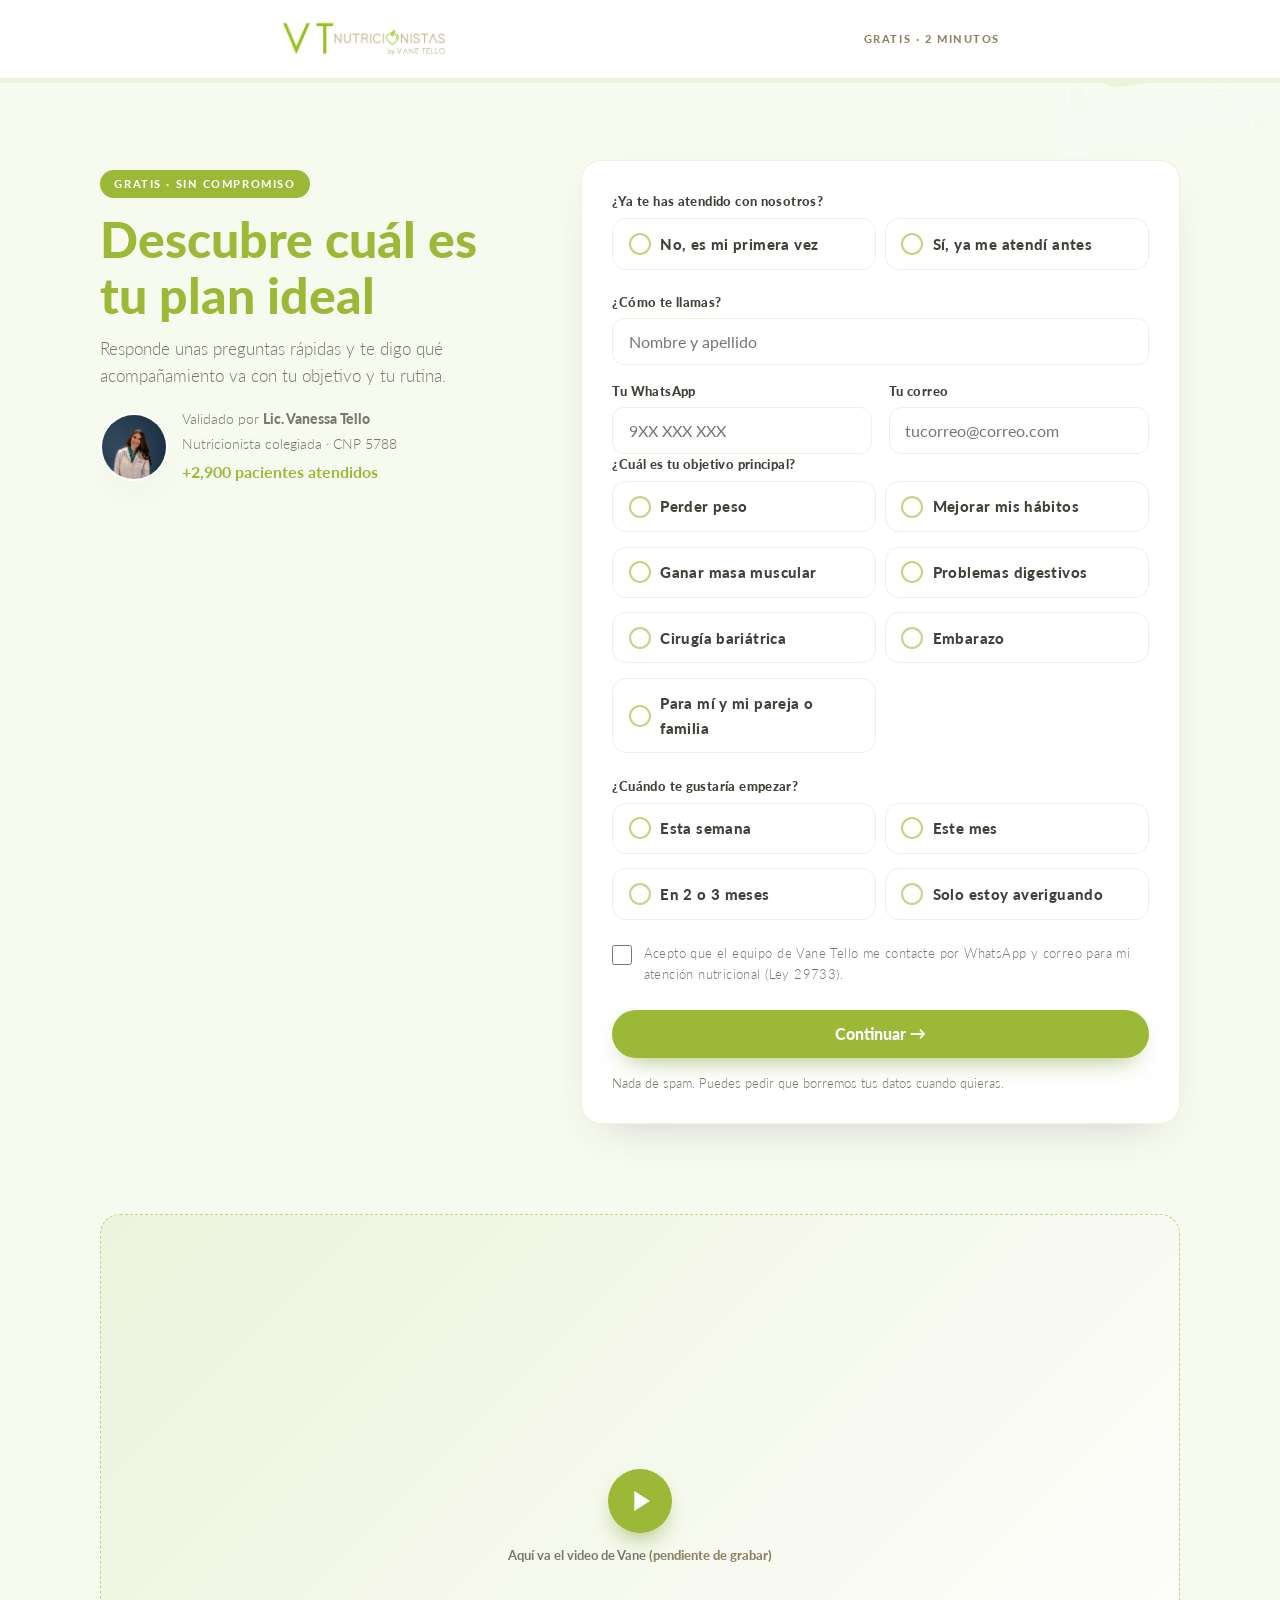
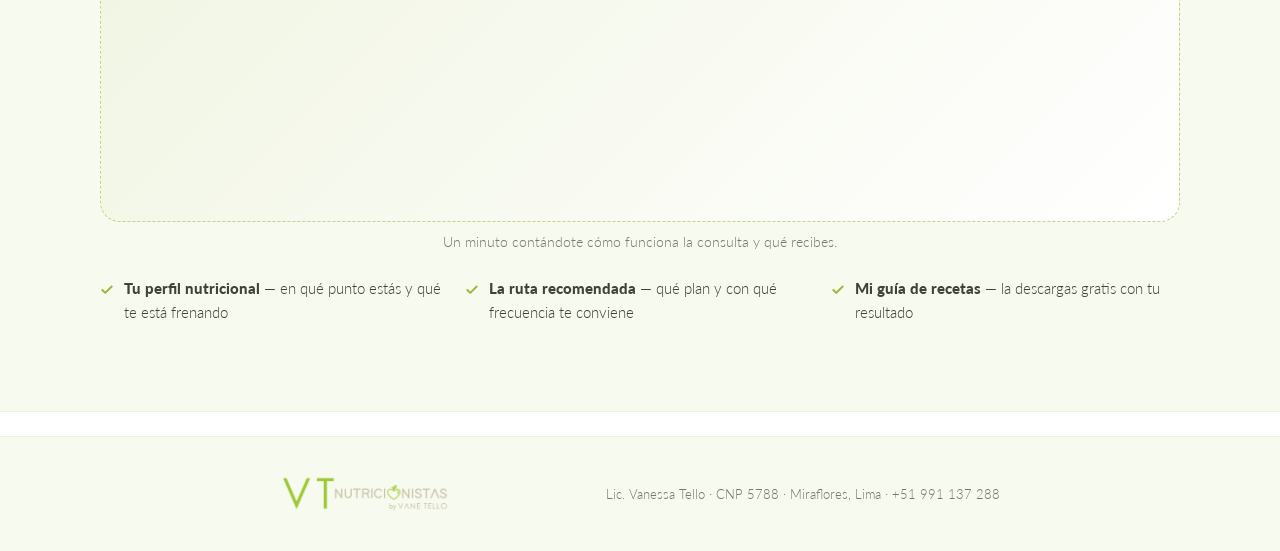
<file: index.html>
<!DOCTYPE html>
<html lang="es-PE">
<head><script>/* 30-oct: direcciones viejas (Railway, GitHub) pasan al dominio */if(/\.up\.railway\.app$|\.github\.io$/.test(location.hostname))location.replace('https://descubre.vanessatello.com.pe'+location.pathname.replace(/^\/vt-descubre/,'')+location.search+location.hash)</script>
<meta charset="UTF-8">
<meta name="viewport" content="width=device-width, initial-scale=1">
<title>Descubre tu plan ideal · Vane Tello</title>
<meta name="description" content="Test gratuito de 2 minutos: descubre qué tipo de plan de alimentación va con tu cuerpo, tu objetivo y tu rutina. Con la Lic. Vanessa Tello (CNP 5788).">
<link rel="icon" href="brand/VT-Verde.png">
<meta name="robots" content="noindex">
<meta name="theme-color" content="#9BB937">
<!-- Vista previa cuando el enlace se pega en WhatsApp, Instagram o Facebook.
     TODO: al publicar, cambiar el dominio de og:url y og:image por el real
     (https://descubre.vanessatello.com.pe/...). WhatsApp exige URL absoluta. -->
<meta property="og:type" content="website">
<meta property="og:site_name" content="Vane Tello · Nutrición">
<meta property="og:locale" content="es_PE">
<meta property="og:title" content="Descubre cuál es tu plan ideal · Gratis">
<meta property="og:description" content="Responde unas preguntas rápidas y te digo qué acompañamiento nutricional va con tu objetivo y tu rutina. Lic. Vanessa Tello · CNP 5788.">
<meta property="og:url" content="https://tamibot.github.io/vt-descubre/">
<meta property="og:image" content="https://tamibot.github.io/vt-descubre/img/preview-whatsapp.jpg">
<meta property="og:image:width" content="1200">
<meta property="og:image:height" content="630">
<meta property="og:image:alt" content="Lic. Vanessa Tello, nutricionista">
<meta name="twitter:card" content="summary_large_image">
<meta name="twitter:title" content="Descubre cuál es tu plan ideal · Gratis">
<meta name="twitter:description" content="Responde unas preguntas rápidas y te digo qué acompañamiento va con tu objetivo y tu rutina.">
<meta name="twitter:image" content="https://tamibot.github.io/vt-descubre/img/preview-whatsapp.jpg">
<link rel="preconnect" href="https://fonts.googleapis.com">
<link rel="preconnect" href="https://fonts.gstatic.com" crossorigin>
<!-- Marca: títulos en script (equivalente a Highest) + cuerpo en Lato, según el Manual de Identidad. -->
<link href="https://fonts.googleapis.com/css2?family=Lato:wght@300;400;700;900&display=swap" rel="stylesheet">
<style>
:root{
  --verde:#9BB937; --verde-osc:#7A9425; --verde-cl:#C3D583; --verde-pal:#EDF3DC; --verde-hum:#F7FAEF;
  --taupe:#8E8565; --taupe-cl:#C3BCA8; --naranja:#F7903C; --naranja-pal:#FEF0E3;
  --amarillo:#F4E9AB; --amarillo-pal:#FBF6DE;
  --tinta:#41423A; --tinta-sv:#78796D; --sans:'Lato',system-ui,sans-serif;
  --r:20px; --sombra:0 18px 44px -26px rgba(65,66,58,.32);
}
*{box-sizing:border-box;margin:0;padding:0}
body{
  font-family:var(--sans);font-weight:400;color:var(--tinta);background:#fff;
  font-size:17px;line-height:1.6;-webkit-font-smoothing:antialiased;
  /* teléfonos con notch: que nada quede debajo del indicador de inicio */
  padding-bottom:env(safe-area-inset-bottom);
}
img{max-width:100%;display:block}
a{color:inherit;text-decoration:none}
.wrap{width:min(720px,92vw);margin-inline:auto}
h1{font-family:var(--sans);font-weight:900;font-size:clamp(2rem,5.4vw,3.1rem);line-height:1.14;color:var(--verde)}
h2{font-family:var(--sans);font-weight:900;font-size:clamp(1.7rem,4.2vw,2.4rem);color:var(--verde);line-height:1.2}
p{max-width:60ch}
.lead{font-size:1.06rem;color:var(--tinta-sv);font-weight:300}

/* ---- barra superior ---- */
.top{
  position:sticky;top:0;z-index:40;background:rgba(255,255,255,.95);
  backdrop-filter:blur(10px);border-bottom:1px solid var(--verde-pal);
}
.top .wrap{display:flex;align-items:center;justify-content:space-between;gap:1rem;padding:.7rem 0}
.lock{display:flex;align-items:center;min-height:48px}
/* El logo es un lockup horizontal de 3:1 —"V T NUTRICIONISTAS by Vane Tello"—,
   no una marca compacta. Escalarlo por ALTURA lo dejaba en 34px de alto y unos
   100 de ancho: a ese tamaño "NUTRICIONISTAS" mide 8 píxeles y no se lee.
   Se dimensiona por ancho, que es la medida que manda en un lockup. */
.lock img{width:clamp(140px,36vw,168px);height:auto}
.lock b{font-weight:300;letter-spacing:.24em;font-size:.78rem;color:var(--verde-osc);text-transform:uppercase;white-space:nowrap}
.paso-tag{font-size:.7rem;font-weight:900;letter-spacing:.14em;text-transform:uppercase;color:var(--taupe);white-space:nowrap}
.barra{height:4px;background:var(--verde-pal)}
.barra i{display:block;height:100%;width:0;background:var(--verde);transition:width .45s cubic-bezier(.2,.8,.2,1)}
@media(max-width:520px){.lock b{letter-spacing:.1em;font-size:.7rem}.paso-tag{font-size:.62rem}}
@media(max-width:899px){
  /* En móvil la promesa se comprime: el primer campo tiene que verse ya. */
  .promesa h1{font-size:1.75rem;margin:.5rem 0 .4rem}
  .promesa .lead{font-size:.94rem}
  .promesa .avala{display:none}          /* la credibilidad se repite abajo */
  .entrada{gap:.9rem}
}

/* ---- pasos ---- */
.paso{display:none;padding:clamp(1.6rem,4vw,2.8rem) 0 3.4rem;animation:entra .45s cubic-bezier(.2,.8,.2,1)}
.paso.on{display:block}
@keyframes entra{from{opacity:0;transform:translateY(12px)}to{opacity:1;transform:none}}

/* ---- entrada (promesa + primer formulario juntos, sin clic previo) ---- */
.hero{background:var(--verde-hum);border-bottom:1px solid var(--verde-pal);position:relative;overflow:hidden}
.hero .deco{position:absolute;right:-9%;top:-16%;width:min(360px,44vw);opacity:.12;pointer-events:none;transform:rotate(-8deg)}
.hero .wrap{position:relative;z-index:2;padding:clamp(1.2rem,3vw,2rem) 0 clamp(1.4rem,3vw,2rem)}
@media(min-width:900px){.hero .wrap{width:min(1080px,94vw)}}
/* Entrada en dos columnas: la promesa a la izquierda, el formulario a la derecha.
   El objetivo es que el primer campo se vea sin hacer scroll. */
.entrada{display:grid;gap:1.2rem}
@media(min-width:900px){
  .entrada{grid-template-columns:.85fr 1.15fr;gap:2.4rem;align-items:start}
  .promesa{padding-top:.5rem}
}
.hero .card{margin-top:0}
.bajo{padding-bottom:clamp(1.6rem,4vw,2.6rem)}

/* Video: por ahora un marco con el botón de play. Se reemplaza por el iframe. */
.video{margin-top:1.6rem}
.video-marco{
  position:relative;aspect-ratio:16/9;border-radius:var(--r);overflow:hidden;
  background:linear-gradient(135deg,var(--verde-pal),#fff);
  border:1.5px dashed var(--verde-cl);
  display:flex;flex-direction:column;align-items:center;justify-content:center;gap:.7rem;
}
.video-play{
  width:64px;height:64px;border-radius:50%;border:0;cursor:pointer;
  background:var(--verde);color:#fff;display:grid;place-items:center;
  box-shadow:0 12px 26px -12px rgba(122,148,37,.9);transition:transform .2s,background .2s;
}
.video-play:hover{background:var(--verde-osc);transform:scale(1.06)}
.video-nota{font-size:.84rem;color:var(--tinta-sv);font-weight:700}
.video-nota b{color:var(--taupe);font-weight:900}
.video-pie{font-size:.86rem;color:var(--tinta-sv);font-weight:300;margin-top:.6rem;text-align:center;margin-inline:auto}
.gratis{
  display:inline-block;background:var(--verde);color:#fff;border-radius:999px;
  padding:.3rem .9rem;font-size:.7rem;font-weight:900;letter-spacing:.14em;text-transform:uppercase;
}
.hero h1{margin:.8rem 0 .7rem}
.entrega{list-style:none;display:grid;gap:.4rem;margin-top:1.4rem}
@media(min-width:700px){.entrega{grid-template-columns:repeat(3,1fr);gap:1rem}}
.entrega li{padding-left:1.5rem;position:relative;font-size:.96rem;font-weight:300}
.entrega li b{font-weight:900}
.entrega li::before{
  content:'';position:absolute;left:0;top:.5em;width:14px;height:14px;background:var(--verde);
  mask:url("data:image/svg+xml,%3Csvg xmlns='http://www.w3.org/2000/svg' viewBox='0 0 24 24'%3E%3Cpath d='M20 6L9 17l-5-5' fill='none' stroke='%23000' stroke-width='3.4' stroke-linecap='round' stroke-linejoin='round'/%3E%3C/svg%3E") center/14px no-repeat;
}
.avala{display:flex;align-items:center;gap:.85rem;margin-top:1.2rem;font-size:.86rem;color:var(--tinta-sv);font-weight:300}
.avala img{width:68px;height:68px;border-radius:50%;object-fit:cover;object-position:52% 16%;border:2.5px solid #fff;box-shadow:var(--sombra);flex:0 0 auto}
.avala .cnp{display:block;margin-top:.18rem}
.avala .pac{display:block;margin-top:.3rem;font-size:.98rem;font-weight:700;color:var(--verde)}

/* ---- formularios ---- */
.card{
  background:#fff;border:1px solid var(--verde-pal);border-radius:var(--r);
  padding:clamp(1.2rem,3vw,1.9rem);box-shadow:var(--sombra);
}
.campo{margin-bottom:1.05rem}
form > .campo:last-of-type{margin-bottom:0}
.dos > .campo{margin-bottom:0}   /* el espacio lo da el gap de la grilla */
label{display:block;font-size:.8rem;font-weight:900;letter-spacing:.03em;margin-bottom:.35rem}
label small{display:block;font-weight:300;letter-spacing:0;color:var(--tinta-sv);font-size:.8rem;margin-top:.1rem}
input,select{
  width:100%;font-family:var(--sans);font-size:1rem;color:var(--tinta);background:#fff;
  padding:.8rem .95rem;border:1.5px solid var(--verde-pal);border-radius:12px;
  transition:border-color .2s,box-shadow .2s;
}
input:focus,select:focus{outline:0;border-color:var(--verde);box-shadow:0 0 0 4px rgba(155,185,55,.17)}
input[aria-invalid=true]{border-color:var(--naranja);background:var(--naranja-pal)}
.err{display:none;font-size:.8rem;color:#C2571A;font-weight:700;margin-top:.3rem}
input[aria-invalid=true]~.err{display:block}
.dos{display:grid;gap:1.05rem}
@media(min-width:600px){.dos{grid-template-columns:1fr 1fr}}

/* opciones */
fieldset{border:0}
legend{font-size:.8rem;font-weight:900;letter-spacing:.03em;margin-bottom:.4rem}
legend small{display:block;font-weight:300;letter-spacing:0;color:var(--tinta-sv);font-size:.8rem}
.ops{display:grid;gap:.55rem}
@media(min-width:560px){.ops.g2{grid-template-columns:1fr 1fr}}
.op{position:relative}
.op input{position:absolute;opacity:0;width:0;height:0}
.op span{
  display:flex;align-items:center;gap:.6rem;cursor:pointer;
  border:1.5px solid var(--verde-pal);border-radius:14px;padding:.78rem .95rem;
  font-size:.95rem;transition:border-color .2s,background .2s,transform .2s;
}
.op span::before{
  content:'';flex:0 0 18px;height:18px;border-radius:50%;
  border:2px solid var(--verde-cl);transition:background .2s,border-color .2s,box-shadow .2s;
}
.op input:checked+span{border-color:var(--verde);background:var(--verde-hum)}
.op input:checked+span::before{background:var(--verde);border-color:var(--verde);box-shadow:inset 0 0 0 3px #fff}
.op input:focus-visible+span{box-shadow:0 0 0 4px rgba(155,185,55,.2)}
.op span:hover{transform:translateX(2px)}
.ops.multi .op span::before{border-radius:5px}

/* consentimiento */
.consent{display:flex;gap:.7rem;align-items:flex-start;margin-top:1.1rem;font-size:.84rem;font-weight:300;color:var(--tinta-sv)}
.consent input{width:20px;height:20px;flex:0 0 20px;margin-top:2px;accent-color:var(--verde)}

/* botones */
.btn{
  display:inline-flex;align-items:center;justify-content:center;gap:.5rem;
  font-family:var(--sans);font-weight:900;font-size:1rem;
  padding:.92rem 1.7rem;border:0;border-radius:999px;cursor:pointer;
  transition:transform .22s cubic-bezier(.2,.8,.2,1),box-shadow .22s,background .22s,border-color .22s;
}
.btn-p{background:var(--verde);color:#fff;box-shadow:0 12px 26px -14px rgba(122,148,37,.85)}
.btn-p:hover{background:var(--verde-osc);transform:translateY(-2px)}
.btn-p:disabled{background:var(--taupe-cl);box-shadow:none;cursor:wait;transform:none}
.btn-s{background:#fff;color:var(--taupe);border:1.5px solid var(--taupe-cl);font-weight:700}
.btn-s:hover{border-color:var(--taupe);transform:translateY(-2px)}
.btn-wa{background:var(--naranja);color:#fff;box-shadow:0 12px 26px -14px rgba(247,144,60,.9)}
.btn-wa:hover{transform:translateY(-2px);filter:brightness(1.05)}
.acciones{display:flex;flex-wrap:wrap;gap:.7rem;align-items:center;margin-top:1.5rem}
.acciones .btn-p{flex:1;min-width:210px}
.aviso{font-size:.8rem;color:var(--tinta-sv);font-weight:300;margin-top:.9rem}

/* cabecera de paso */
.paso-cab{margin-bottom:1.5rem}
.paso-cab .n{font-size:.72rem;font-weight:900;letter-spacing:.16em;text-transform:uppercase;color:var(--verde-osc)}
.paso-cab h2{margin:.3rem 0 .35rem}
.paso-cab p{color:var(--tinta-sv);font-weight:300}
.aviso-vuelve{
  background:var(--verde-pal);border-radius:14px;padding:.8rem 1rem;font-size:.92rem;
  color:var(--tinta);margin-bottom:1rem;line-height:1.5;
}
.retomar{
  background:var(--amarillo-pal);border:1px solid var(--amarillo);border-radius:14px;
  padding:.8rem 1rem;font-size:.9rem;margin-bottom:1.2rem;font-weight:300;
}
.retomar b{font-weight:900}

/* ---- resultado ---- */
.res-hero{background:var(--verde);color:#fff;border-radius:var(--r);padding:clamp(1.5rem,4vw,2.3rem);position:relative;overflow:hidden}
.res-hero .et{font-size:.72rem;font-weight:900;letter-spacing:.16em;text-transform:uppercase;opacity:.85}
.res-hero h2{color:#fff;margin:.35rem 0 .55rem;position:relative}
.res-hero p{color:rgba(255,255,255,.93);font-weight:300;position:relative}
.rec{display:grid;gap:1rem;margin-top:1.3rem}
@media(min-width:680px){.rec{grid-template-columns:1.1fr .9fr}}
.eti{font-size:.72rem;font-weight:900;letter-spacing:.16em;text-transform:uppercase;color:var(--taupe)}
.rec-plan{background:var(--amarillo-pal);border:1px solid var(--amarillo);border-radius:16px;padding:1.25rem}
/* Los iconos vienen con fondo blanco (no transparente): multiply los integra al bloque. */
.rec-plan img{width:54px;margin-bottom:.45rem;mix-blend-mode:multiply}
.rec-plan .t{font-family:var(--sans);font-size:1.5rem;color:var(--verde-osc);line-height:1.2}
.rec-lista{background:var(--verde-hum);border:1px solid var(--verde-pal);border-radius:16px;padding:1.25rem}
.rec-lista ul{list-style:none;display:grid;gap:.55rem;font-size:.94rem;margin-top:.5rem;font-weight:300}
.rec-lista li{padding-left:1.4rem;position:relative}
.rec-lista li::before{
  content:'';position:absolute;left:0;top:.42em;width:14px;height:14px;background:var(--verde);
  mask:url("data:image/svg+xml,%3Csvg xmlns='http://www.w3.org/2000/svg' viewBox='0 0 24 24'%3E%3Cpath d='M20 6L9 17l-5-5' fill='none' stroke='%23000' stroke-width='3.4' stroke-linecap='round' stroke-linejoin='round'/%3E%3C/svg%3E") center/14px no-repeat;
}
.res-cta{background:#fff;border:1px solid var(--verde-pal);border-radius:16px;padding:1.35rem;margin-top:1rem;text-align:center}
.res-cta p{margin-inline:auto}

footer{background:var(--verde-hum);border-top:1px solid var(--verde-pal);padding:1.8rem 0;margin-top:1.5rem}
footer .wrap{display:flex;flex-wrap:wrap;gap:.9rem;justify-content:space-between;align-items:center;font-size:.82rem;color:var(--tinta-sv);font-weight:300}
/* En el teléfono se toca con el dedo: 44px mínimo en todo lo que se pulsa. */
footer a{display:inline-flex;align-items:center;min-height:44px}
footer img{width:170px;opacity:.9}

.sr{position:absolute;width:1px;height:1px;overflow:hidden;clip:rect(0 0 0 0);white-space:nowrap}
@media(prefers-reduced-motion:reduce){*{animation:none!important;transition:none!important}}
</style>
</head>
<body>

<div class="top">
  <div class="wrap">
    <a class="lock" href="index.html"><img src="brand/VT-Hoja-membretada.png" alt="VT Nutricionistas by Vane Tello"></a>
    <span class="paso-tag" id="tag">Gratis · 2 minutos</span>
  </div>
  <div class="barra"><i id="barra"></i></div>
</div>

<p class="sr" role="status" aria-live="polite" id="anuncio"></p>

<!-- ============ PASO 1 · PROMESA + CONTACTO (una sola pantalla) ============ -->
<section class="paso on hero" id="p1">
  <img class="deco" src="brand/Cita-unica-virtual.png" alt="">
  <div class="wrap entrada">
    <!-- Columna izquierda: la promesa, corta. En móvil va arriba del formulario
         pero comprimida, para que el primer campo quede sobre la línea de pliegue. -->
    <div class="promesa">
      <span class="gratis">Gratis · sin compromiso</span>
      <h1>Descubre cuál es<br>tu plan ideal</h1>
      <p class="lead">Responde unas preguntas rápidas y te digo qué acompañamiento va con tu objetivo y tu rutina.</p>
      <div class="avala">
        <img src="img/foto-vanessa-1-final.jpg" alt="">
        <span>Validado por <b style="font-weight:900">Lic. Vanessa Tello</b>
          <span class="cnp">Nutricionista colegiada · CNP 5788</span>
          <span class="pac">+2,900 pacientes atendidos</span></span>
      </div>
    </div>

    <!-- Columna derecha: el formulario. Es lo primero que se ve. -->
    <form class="card" id="f1" novalidate>
      <div class="retomar" id="retomar" hidden>Te habías quedado a medias. <b>Retomamos donde lo dejaste.</b></div>
      <fieldset class="campo">
        <legend>¿Ya te has atendido con nosotros?</legend>
        <div class="ops g2">
          <label class="op"><input type="radio" name="ya_paciente" value="No, es mi primera vez" required><span>No, es mi primera vez</span></label>
          <label class="op"><input type="radio" name="ya_paciente" value="Sí, ya me atendí antes"><span>Sí, ya me atendí antes</span></label>
        </div>
      </fieldset>
      <div class="campo">
        <label for="nombre">¿Cómo te llamas?</label>
        <input id="nombre" name="nombre" required autocomplete="name" autocapitalize="words" placeholder="Nombre y apellido">
        <span class="err">Escribe tu nombre.</span>
      </div>
      <div class="dos">
        <div class="campo">
          <label for="whatsapp">Tu WhatsApp</label>
          <input id="whatsapp" name="whatsapp" required inputmode="tel" autocomplete="tel" placeholder="9XX XXX XXX">
          <span class="err">Revisa el número: 9 dígitos si es de Perú.</span>
        </div>
        <div class="campo" id="campo-email">
          <label for="email">Tu correo</label>
          <input id="email" name="email" type="email" required autocomplete="email" inputmode="email" autocapitalize="off" spellcheck="false" placeholder="tucorreo@correo.com">
          <span class="err">Revisa el correo.</span>
        </div>
      </div>
      <fieldset class="campo" id="campo-objetivo">
        <legend>¿Cuál es tu objetivo principal?</legend>
        <div class="ops g2">
          <label class="op"><input type="radio" name="objetivo" value="Perder peso" required><span>Perder peso</span></label>
          <label class="op"><input type="radio" name="objetivo" value="Mejorar mis hábitos"><span>Mejorar mis hábitos</span></label>
          <label class="op"><input type="radio" name="objetivo" value="Ganar masa muscular"><span>Ganar masa muscular</span></label>
          <label class="op"><input type="radio" name="objetivo" value="Problemas digestivos"><span>Problemas digestivos</span></label>
          <label class="op"><input type="radio" name="objetivo" value="Cirugía bariátrica"><span>Cirugía bariátrica</span></label>
          <label class="op"><input type="radio" name="objetivo" value="Embarazo o lactancia"><span>Embarazo</span></label>
          <label class="op"><input type="radio" name="objetivo" value="Pareja o familia"><span>Para mí y mi pareja o familia</span></label>
        </div>
      </fieldset>
      <fieldset class="campo" id="campo-cuando">
        <legend>¿Cuándo te gustaría empezar?</legend>
        <div class="ops g2">
          <label class="op"><input type="radio" name="cuando" value="Esta semana" required><span>Esta semana</span></label>
          <label class="op"><input type="radio" name="cuando" value="Este mes"><span>Este mes</span></label>
          <label class="op"><input type="radio" name="cuando" value="En 2 o 3 meses"><span>En 2 o 3 meses</span></label>
          <label class="op"><input type="radio" name="cuando" value="Solo estoy averiguando"><span>Solo estoy averiguando</span></label>
        </div>
      </fieldset>
      <label class="consent">
        <input type="checkbox" name="consentimiento" value="si" required>
        <span>Acepto que el equipo de Vane Tello me contacte por WhatsApp y correo para mi atención nutricional (Ley 29733).</span>
      </label>
      <div class="aviso-vuelve" id="aviso-vuelve" hidden>
        Con tu nombre y tu número nos alcanza: ya tenemos tu historia.
        <b>Te escribimos por WhatsApp para retomar.</b>
      </div>
      <div class="acciones">
        <button class="btn btn-p" type="submit">Continuar →</button>
      </div>
      <p class="aviso">Nada de spam. Puedes pedir que borremos tus datos cuando quieras.</p>
    </form>
  </div>

  <!-- Debajo del pliegue: el video y el detalle. Quien ya se convenció llena arriba;
       quien necesita más, baja. -->
  <div class="wrap bajo">
    <!-- TODO video: reemplazar este bloque por el iframe de YouTube o Vimeo cuando
         Vane grabe el video. Sin autoplay: arranca cuando la persona le da play. -->
    <div class="video" id="video">
      <div class="video-marco">
        <button class="video-play" type="button" aria-label="Reproducir el video de presentación">
          <svg viewBox="0 0 24 24" width="34" height="34" aria-hidden="true">
            <path d="M8 5v14l11-7z" fill="currentColor"/>
          </svg>
        </button>
        <span class="video-nota">Aquí va el video de Vane <b>(pendiente de grabar)</b></span>
      </div>
      <p class="video-pie">Un minuto contándote cómo funciona la consulta y qué recibes.</p>
    </div>

    <ul class="entrega">
      <li><b>Tu perfil nutricional</b> — en qué punto estás y qué te está frenando</li>
      <li><b>La ruta recomendada</b> — qué plan y con qué frecuencia te conviene</li>
      <li><b>Mi guía de recetas</b> — la descargas gratis con tu resultado</li>
    </ul>
  </div>
</section>

<!-- ============ PASO 2 · PERFIL ============ -->
<section class="paso" id="p2">
  <div class="wrap">
    <div class="paso-cab">
      <span class="n">Paso 2 de 2</span>
      <h2>Cuéntame de ti</h2>
      <p>Última pregunta y te muestro tu resultado.</p>
    </div>
    <form class="card" id="f2" novalidate>
      <fieldset class="campo">
        <legend>¿Cómo prefieres atenderte?</legend>
        <div class="ops g2">
          <label class="op"><input type="radio" name="modalidad" value="Virtual (Zoom)" required><span>Virtual, por Zoom</span></label>
          <label class="op"><input type="radio" name="modalidad" value="Presencial (Miraflores)"><span>Presencial en Miraflores</span></label>
          <label class="op"><input type="radio" name="modalidad" value="Cualquiera"><span>La que haya antes</span></label>
        </div>
      </fieldset>
      <div class="dos">
        <div class="campo">
          <label for="edad">Tu edad</label>
          <select id="edad" name="edad" required>
            <option value="">Elige</option>
            <option>Menos de 25</option><option>25 a 34</option><option>35 a 44</option>
            <option>45 a 54</option><option>55 o más</option>
          </select>
        </div>
        <div class="campo">
          <label for="pais">¿Desde dónde nos escribes?</label>
          <select id="pais" name="pais" required>
            <option value="">Elige tu país</option>
            <option>Perú</option>
            <option>Estados Unidos</option><option>España</option><option>Chile</option>
            <option>Argentina</option><option>México</option><option>Colombia</option>
            <option>Ecuador</option><option>Bolivia</option><option>Otro</option>
          </select>
        </div>
      </div>
      <div class="dos" id="zona-peru" hidden>
        <div class="campo">
          <label for="estado">¿En qué departamento?</label>
          <select id="estado" name="estado">
            <option value="">Elige</option>
            <option>Lima</option><option>Arequipa</option><option>La Libertad</option>
            <option>Piura</option><option>Lambayeque</option><option>Cusco</option>
            <option>Junín</option><option>Áncash</option><option>Ica</option>
            <option>Callao</option><option>Otro departamento</option>
          </select>
        </div>
        <div class="campo" id="campo-distrito" hidden>
          <label for="distrito">¿En qué distrito?</label>
          <select id="distrito" name="distrito">
            <option value="">Elige</option>
            <option>Miraflores</option><option>San Isidro</option><option>Surco</option>
            <option>La Molina</option><option>San Borja</option><option>Jesús María</option>
            <option>Magdalena</option><option>Lince</option><option>Barranco</option>
            <option>San Miguel</option><option>Pueblo Libre</option><option>Chorrillos</option>
            <option>Otro distrito</option>
          </select>
        </div>
      </div>
      <fieldset class="campo">
        <legend>¿Has trabajado antes con un nutricionista?</legend>
        <div class="ops g2">
          <label class="op"><input type="radio" name="antes" value="Nunca" required><span>Nunca</span></label>
          <label class="op"><input type="radio" name="antes" value="Sí, y funcionó un tiempo"><span>Sí, funcionó un tiempo</span></label>
          <label class="op"><input type="radio" name="antes" value="Sí, pero no funcionó"><span>Sí, pero no funcionó</span></label>
          <label class="op"><input type="radio" name="antes" value="Estoy en tratamiento"><span>Estoy en tratamiento ahora</span></label>
        </div>
      </fieldset>
      <fieldset class="campo">
        <legend>¿Qué es lo que más te cuesta?<small>Puedes marcar varias</small></legend>
        <div class="ops multi g2" id="ops-dificultad"></div>
      </fieldset>
      <div class="acciones">
        <button class="btn btn-p" type="submit">Ver mi resultado →</button>
        <button class="btn btn-s" type="button" data-ir="1">Volver</button>
      </div>
    </form>
  </div>
</section>

<!-- ============ RESULTADO ============ -->
<section class="paso" id="p4">
  <div class="wrap">
    <div class="res-hero">
      <span class="et">Tu resultado</span>
      <h2 id="r-titulo">Tu perfil</h2>
      <p id="r-texto"></p>
    </div>
    <div class="rec">
      <div class="rec-plan">
        <img id="r-icono" src="brand/Cita-unica-virtual.png" alt="">
        <span class="eti">Ruta recomendada</span>
        <div class="t" id="r-plan"></div>
        <div id="r-precio" style="font-size:1.35rem;font-weight:700;color:var(--verde);margin-top:.15rem"></div>
        <p style="font-size:.92rem;color:var(--tinta-sv);font-weight:300;margin-top:.35rem" id="r-plan-por"></p>
        <p style="font-size:.88rem;color:var(--tinta);margin-top:.5rem;border-top:1px solid var(--verde-pal);padding-top:.5rem" id="r-alt" hidden></p>
      </div>
      <div class="rec-lista">
        <span class="eti">Tu plan incluiría</span>
        <ul id="r-incluye"></ul>
      </div>
    </div>
    <div class="res-cta">
      <h2 style="font-size:clamp(1.5rem,3.6vw,2rem)" id="r-cierre">¿Lo vemos juntas?</h2>
      <p class="lead" style="font-size:1rem">Aquí tienes tu guía de recetas. Si quieres avanzar, reserva tu cita o escríbenos.</p>
      <div class="acciones" style="justify-content:center;margin-bottom:.8rem"><a class="btn btn-p" href="recetas.html" target="_blank" rel="noopener">Ver mi guía: 10 cenas rápidas</a></div>
      <div class="acciones" style="justify-content:center">
        <a class="btn btn-wa" id="r-wa" href="#" target="_blank" rel="noopener">Escribir al equipo por WhatsApp</a>
        <a class="btn btn-s" href="reservar.html">Reservar mi cita</a>
      </div>
      <p class="aviso">Tus respuestas quedan en tu ficha del consultorio. Las ve solo la Lic. Vanessa
        y su equipo, y sirven para que no tengas que repetir nada en la consulta.</p>
    </div>
  </div>
</section>

<footer>
  <div class="wrap">
    <img src="brand/VT-Hoja-membretada.png" alt="Vane Tello">
    <span>Lic. Vanessa Tello · CNP 5788 · Miraflores, Lima · <a href="https://wa.me/51991137288">+51 991 137 288</a></span>
  </div>
</footer>

<script>
/* =======================================================================
   Embudo de captación. Objetivo único: quedarnos con los datos.

   Decisiones que importan:
   - El paso 1 va junto a la promesa, sin pantalla previa: un tap menos.
   - El lead se guarda al terminar el paso 1. Si abandona en el 2 o el 3,
     ya tenemos nombre, WhatsApp, correo, objetivo y urgencia.
   - Si escribe sus datos y se va sin enviar, se manda igual como 'parcial'.
   - Guarda de dónde vino (utm / src / referrer) porque el tráfico llega de
     IG, TikTok, el bot y stories, y hay que poder separarlos.
   - Si vuelve más tarde, retoma donde se quedó.
   ======================================================================= */
const CRM_ENDPOINT = "https://primary-production-9caaf.up.railway.app/webhook/captacion-vt"; // n8n → GHL (flujo "VT · Captación web")
const WA = "51991137288";
const TOTAL = 2;                 // pasos de preguntas; el 3.º es el resultado
const RETOMAR_HORAS = 48;

const lead = {};
let leadId = null;
let pasoActual = 1;
let guardadoContacto = false;

const $ = s => document.querySelector(s);
const pasos = [...document.querySelectorAll('.paso')];

/* ---------- de dónde viene el tráfico ---------- */
function origen(){
  const q = new URLSearchParams(location.search);
  const o = {};
  ['utm_source','utm_medium','utm_campaign','utm_content','src'].forEach(k => {
    const v = q.get(k); if (v) o[k] = v.slice(0, 80);
  });
  if (!o.utm_source && !o.src && document.referrer){
    try{ o.referrer = new URL(document.referrer).hostname; }catch(err){ /* referrer inválido */ }
  }
  return o;
}
Object.assign(lead, origen());

/* ---------- si el bot manda el link con datos, prellenar ---------- */
(function prellenar(){
  const q = new URLSearchParams(location.search);
  const mapa = {n:'nombre', nombre:'nombre', t:'whatsapp', tel:'whatsapp', e:'email', email:'email'};
  for (const [param, campo] of Object.entries(mapa)){
    const v = q.get(param);
    if (v && $('#' + campo) && !$('#' + campo).value) $('#' + campo).value = v.slice(0, 120);
  }
})();

/* ---------- navegación ---------- */
function ir(n){
  pasoActual = n;
  pasos.forEach((p,i) => p.classList.toggle('on', i === n - 1));
  $('#barra').style.width = Math.min(100, (n - 1) / TOTAL * 100) + '%';
  $('#tag').textContent = n === 1 ? 'Gratis · 2 minutos'
                        : n > TOTAL ? 'Tu resultado'
                        : `Paso ${n} de ${TOTAL}`;
  $('#anuncio').textContent = n > TOTAL ? 'Tu resultado está listo.' : `Paso ${n} de ${TOTAL}`;
  if (location.hash !== '#paso-' + n) history.pushState({n}, '', '#paso-' + n);
  window.scrollTo({top:0, behavior:'instant'});
  // Foco en el primer control del paso, para teclado y lectores de pantalla.
  const primero = pasos[n-1]?.querySelector('input:not([type=hidden]),select');
  if (primero && n > 1) primero.focus({preventScroll:true});
}
addEventListener('popstate', () => {
  const n = Number((location.hash.match(/#paso-(\d)/) || [])[1] || 1);
  // No se salta a pasos posteriores sin haber dejado los datos de contacto.
  ir(guardadoContacto ? Math.min(n, TOTAL + 1) : 1);
});
document.querySelectorAll('[data-ir]').forEach(b =>
  b.addEventListener('click', () => ir(Number(b.dataset.ir))));

/* ---------- validación ---------- */
// Perú: 9 dígitos que empiezan en 9. Fuera del Perú no se bloquea.
function normalizarTel(valor){
  const d = String(valor).replace(/\D/g, '');
  if (/^9\d{8}$/.test(d)) return '+51' + d;
  if (/^51 ?9\d{8}$/.test(d)) return '+' + d;
  if (d.length >= 8 && d.length <= 15) return '+' + d;
  return null;
}
function marcar(el, ok){
  el.setAttribute('aria-invalid', ok ? 'false' : 'true');
  return ok;
}
function validar(form){
  let ok = true;
  form.querySelectorAll('input[required],select[required]').forEach(el => {
    if (el.type === 'radio' || el.type === 'checkbox'){
      const grupo = form.querySelectorAll(`[name="${el.name}"]`);
      if (![...grupo].some(x => x.checked)) ok = false;
      return;
    }
    let bien = el.checkValidity() && el.value.trim() !== '';
    if (el.id === 'whatsapp') bien = bien && normalizarTel(el.value) !== null;
    if (!marcar(el, bien)) ok = false;
  });
  if (!ok) form.reportValidity();
  return ok;
}

/* ---------- envío ---------- */
function paquete(etapa){
  return {...lead, etapa, leadId, pagina:location.href, fecha:new Date().toISOString()};
}
async function guardar(etapa){
  const payload = paquete(etapa);
  if (!CRM_ENDPOINT){
    if (!leadId) leadId = 'local-' + Date.now();
    payload.leadId = leadId;
    localStorage.setItem('vt_funnel_' + leadId, JSON.stringify(payload));
    return;
  }
  try{
    const r = await fetch(CRM_ENDPOINT, {
      method:'POST', headers:{'Content-Type':'application/json'}, body:JSON.stringify(payload)
    });
    const data = await r.json().catch(() => ({}));
    if (data.id && !leadId) leadId = data.id;
  }catch(err){
    console.error('CRM no respondió en la etapa ' + etapa, err);
    localStorage.setItem('vt_funnel_fallo_' + Date.now(), JSON.stringify(payload));
  }
}
// Se va sin enviar: mandamos lo que haya con sendBeacon (no bloquea la salida).
function guardarParcial(){
  if (guardadoContacto) return;                       // ya está guardado como lead
  const f = $('#f1');
  const tiene = f.nombre.value.trim() && (f.whatsapp.value.trim() || f.email.value.trim());
  if (!tiene) return;
  const payload = {...paquete('parcial'),
    nombre:f.nombre.value.trim(), whatsapp:f.whatsapp.value.trim(), email:f.email.value.trim(),
    objetivo:f.querySelector('[name=objetivo]:checked')?.value || '',
    cuando:f.querySelector('[name=cuando]:checked')?.value || ''};
  if (CRM_ENDPOINT && navigator.sendBeacon){
    navigator.sendBeacon(CRM_ENDPOINT, new Blob([JSON.stringify(payload)], {type:'application/json'}));
  } else {
    localStorage.setItem('vt_parcial_' + Date.now(), JSON.stringify(payload));
  }
}
addEventListener('pagehide', guardarParcial);
document.addEventListener('visibilitychange', () => { if (document.visibilityState === 'hidden') guardarParcial(); });

/* ---------- retomar donde se quedó ---------- */
function recordar(){
  try{
    localStorage.setItem('vt_progreso', JSON.stringify({lead, leadId, paso:pasoActual, ts:Date.now()}));
  }catch(err){ /* almacenamiento lleno o bloqueado: seguimos igual */ }
}
(function retomar(){
  try{
    const g = JSON.parse(localStorage.getItem('vt_progreso') || 'null');
    if (!g || !g.lead?.nombre) return;
    if (Date.now() - g.ts > RETOMAR_HORAS * 3600e3){ localStorage.removeItem('vt_progreso'); return; }
    Object.assign(lead, g.lead);
    leadId = g.leadId;
    guardadoContacto = true;
    $('#retomar').hidden = false;
    // Vuelve al paso donde estaba, nunca directo al resultado.
    ir(Math.min(g.paso || 2, TOTAL));
  }catch(err){
    console.error('No se pudo retomar el progreso:', err);
  }
})();

function recoger(form){
  const fd = new FormData(form);
  for (const k of new Set(fd.keys())){
    const vals = fd.getAll(k);
    lead[k] = vals.length > 1 ? vals.join(' · ') : vals[0];
  }
  if (lead.whatsapp) lead.whatsapp_e164 = normalizarTel(lead.whatsapp) || '';
}

function conectar(form, etapa, siguiente){
  form.addEventListener('submit', async e => {
    e.preventDefault();
    if (!validar(form)) return;
    recoger(form);
    const btn = form.querySelector('button[type=submit]');
    const txt = btn.textContent;
    btn.disabled = true; btn.textContent = 'Guardando…';
    await guardar(etapa);
    if (etapa === 'contacto') guardadoContacto = true;
    btn.disabled = false; btn.textContent = txt;
    // Quien ya fue paciente no sigue al paso 2: su ficha ya tiene todo eso.
    if (etapa === 'contacto' && window.SOLO_UN_PASO) { pintarGracias(); return; }
    if (siguiente > TOTAL) pintarResultado();
    ir(siguiente);
    // Después de avanzar, así al volver retoma el paso correcto.
    // Si ya terminó no se guarda nada: pintarResultado() limpió el progreso.
    if (siguiente <= TOTAL) recordar();
  });
}
conectar($('#f1'), 'contacto', 2);
conectar($('#f2'), 'perfil', 3);   // 3 > TOTAL ⇒ pinta el resultado

/* Al marcar una opción, lleva la vista al siguiente grupo sin responder. */
document.querySelectorAll('.ops:not(.multi) input[type=radio]').forEach(r => {
  r.addEventListener('change', () => {
    const form = r.closest('form');
    const pend = [...form.querySelectorAll('fieldset,.campo')].find(c => {
      const radios = c.querySelectorAll('input[type=radio]');
      const sel = c.querySelector('select');
      if (radios.length) return ![...radios].some(x => x.checked);
      if (sel) return !sel.value;
      return false;
    });
    if (pend) pend.scrollIntoView({block:'center', behavior:'smooth'});
  });
});

/* ---------- quien ya fue paciente no repite el test ----------
   Muchas personas escriben después de un año diciendo que quieren retomar.
   Hacerles llenar el test completo otra vez es pedirles datos que ya tenemos y
   tratarlas como desconocidas. Si dicen que ya se atendieron, se les piden solo
   nombre y teléfono, y con eso el equipo recupera su historia. */
const camposDeNueva = ['#campo-objetivo', '#campo-cuando', '#campo-email'];

function ajustarSiVuelve(){
  const v = (document.querySelector('input[name="ya_paciente"]:checked') || {}).value || '';
  const vuelve = v.startsWith('Sí');
  camposDeNueva.forEach(sel => {
    const el = document.querySelector(sel);
    if (!el) return;
    el.hidden = vuelve;
    el.querySelectorAll('input,select').forEach(i => { i.required = !vuelve && i.dataset.req === '1'; });
  });
  const aviso = $('#aviso-vuelve');
  if (aviso) aviso.hidden = !vuelve;
  const btn = document.querySelector('#f1 button[type=submit]');
  if (btn) btn.textContent = vuelve ? 'Que me escriban →' : 'Continuar →';
  // Quien vuelve termina en el primer paso: no tiene sentido preguntarle
  // modalidad ni hábitos cuando su ficha ya los tiene.
  window.SOLO_UN_PASO = vuelve;
}
document.querySelectorAll('input[name="ya_paciente"]').forEach(r =>
  r.addEventListener('change', ajustarSiVuelve));

/* ---------- ubicación en cascada ----------
   País siempre; departamento solo si es Perú; distrito solo si es Lima.
   Preguntarle el distrito a alguien de Madrid es ruido, y cada campo de más en
   un formulario cuesta conversión. */
const selPais = $('#pais'), zonaPeru = $('#zona-peru');
const selEstado = $('#estado'), campoDistrito = $('#campo-distrito'), selDistrito = $('#distrito');

function ajustarUbicacion(){
  const esPeru = selPais.value === 'Perú';
  zonaPeru.hidden = !esPeru;
  if (!esPeru){ selEstado.value = ''; selDistrito.value = ''; campoDistrito.hidden = true; return; }
  const esLima = selEstado.value === 'Lima' || selEstado.value === 'Callao';
  campoDistrito.hidden = !esLima;
  if (!esLima) selDistrito.value = '';
}
selPais.addEventListener('change', ajustarUbicacion);
selEstado.addEventListener('change', ajustarUbicacion);

/* ---------- dificultades según el objetivo ----------
   Lo que le cuesta a quien quiere bajar de peso no se parece en nada a lo que le
   cuesta a alguien operado de manga. Con opciones genéricas la persona marca lo
   que más o menos le suena; con las suyas, marca lo que de verdad le pasa — y
   eso es lo que después hace que el seguimiento suene escrito para ella. */
const DIFICULTADES = {
  'Perder peso': ['Antojos y picoteo entre comidas', 'Bajo y vuelvo a subir',
    'Ansiedad al comer', 'No tengo tiempo de cocinar', 'Como fuera de casa',
    'Me da hambre de noche'],
  'Ganar masa muscular': ['No llego a la proteína del día', 'Se me olvida comer',
    'No sé qué comer antes o después de entrenar', 'Como poco y sin hambre',
    'No tengo tiempo de cocinar', 'Los suplementos me confunden'],
  'Problemas digestivos': ['Hinchazón después de comer', 'No sé qué alimento me cae mal',
    'Estreñimiento', 'Acidez o reflujo', 'Como a deshoras', 'Gases'],
  'Cirugía bariátrica': ['Me lleno muy rápido', 'No llego a la proteína del día',
    'Hay alimentos que no tolero', 'Se me olvidan los suplementos',
    'Volví a subir de peso', 'No sé cómo avanzar de textura'],
  'Embarazo o lactancia': ['Náuseas', 'Antojos', 'No sé si estoy comiendo suficiente',
    'Acidez', 'Me preocupa subir de más', 'Anemia o hierro bajo'],
  'Mejorar mis hábitos': ['Como a deshoras', 'No tengo tiempo de cocinar',
    'Como fuera de casa', 'Picoteo todo el día', 'Salto el desayuno',
    'Tomo poca agua'],
};
const DIF_POR_DEFECTO = DIFICULTADES['Mejorar mis hábitos'];

function pintarDificultades(){
  const obj = (document.querySelector('input[name="objetivo"]:checked') || {}).value;
  const caja = $('#ops-dificultad');
  if (!caja) return;
  const marcadas = new Set([...caja.querySelectorAll('input:checked')].map(i => i.value));
  const lista = DIFICULTADES[obj] || DIF_POR_DEFECTO;
  caja.innerHTML = lista.map(v =>
    `<label class="op"><input type="checkbox" name="dificultad" value="${v}"` +
    `${marcadas.has(v) ? ' checked' : ''}><span>${v}</span></label>`).join('');
}
document.querySelectorAll('input[name="objetivo"]').forEach(r =>
  r.addEventListener('change', pintarDificultades));
pintarDificultades();

/* Pantalla corta para quien ya fue paciente: no hay recomendación que darle,
   porque su plan lo define la Lic. mirando su historia. */
function pintarGracias(){
  const r = $('#p4') || $('#p3');
  if (!r) return;
  r.innerHTML = `<div class="wrap"><div class="res-hero">
      <span class="et">Listo</span>
      <h2 id="r-titulo">¡Qué bueno que vuelvas!</h2>
      <p class="lead">Ya tenemos tu historia, así que no hace falta que llenes nada más.
      Te escribimos por WhatsApp para coordinar tu control.</p>
      <a class="btn btn-p" href="https://wa.me/51991137288" style="margin-top:1.4rem;display:inline-block">
        Escribir por WhatsApp ahora →</a>
    </div></div>`;
  ir(TOTAL + 1);
  try { localStorage.removeItem(CLAVE); } catch (e) {}
}

/* ---------- resultado ---------- */
function recomendar(l){
  const cond = l.condicion || 'Ninguna';
  const obj = l.objetivo || '';
  // La elección explícita manda. Lima solo decide cuando dijo "la que haya antes".
  const mod = l.modalidad || '';
  // "La que haya antes" se resuelve a presencial solo si puede llegar a Miraflores:
  // Lima o Callao. Antes se miraba `ciudad`, que ya no existe.
  const cerca = l.estado === 'Lima' || l.estado === 'Callao';
  const presencial = mod.startsWith('Presencial') || (mod === 'Cualquiera' && cerca);
  const cita = presencial ? 'Cita presencial · S/240' : 'Cita virtual · S/200';
  const paquete = {plan: presencial ? 'Paquete Vane Tello presencial' : 'Paquete Vane Tello virtual',
                   precio: presencial ? 'S/880' : 'S/700', citas: '4 citas y 4 planes en 6 semanas'};
  let perfil, plan, icono, porque, precio, cierre, citas = '', extra = '', control = true;
  const icoCita = presencial ? 'brand/Cita-unica-presencial.png' : 'brand/Cita-unica-virtual.png';

  if (cond === 'Cirugía bariátrica' || obj === 'Cirugía bariátrica'){
    perfil = 'Acompañamiento bariátrico';
    plan = presencial ? 'Paquete bariátrico presencial' : 'Paquete bariátrico virtual';
    precio = presencial ? 'S/1,100' : 'S/870';
    citas = '5 citas, una al mes'; control = false;
    cierre = 'Empecemos por tu primera cita';
    icono = 'brand/Paquete-Bariatrico.png';
    porque = 'Tu caso necesita control de proteína, suplementación y textura por etapas: son 5 citas, una al mes, durante 5 meses. Es una especialidad, no una dieta genérica.';
  } else if (cond === 'Embarazo o lactancia' || obj === 'Embarazo o lactancia'){
    perfil = 'Nutrición en embarazo';
    plan = presencial ? 'Paquete embarazo presencial' : 'Paquete embarazo virtual';
    precio = presencial ? 'S/1,100' : 'S/870';
    citas = '5 citas'; extra = 'También hay paquete semipresencial por S/990.';
    cierre = 'Reservemos tu primera consulta';
    icono = 'brand/Paquete-Embarazo.png';
    porque = 'Aquí no se trata de bajar de peso, sino de cubrir requerimientos tuyos y del bebé en cada trimestre.';
  } else if (obj === 'Pareja o familia'){
    perfil = 'Plan para dos o para tu familia';
    plan = presencial ? 'Promoción 2 personas presencial' : 'Promoción 2 personas virtual';
    precio = presencial ? 'S/390' : 'S/340';
    citas = 'mismo día, turnos seguidos'; control = false;
    extra = presencial ? 'Para 3 personas de tu familia hay un paquete familiar por S/520.' : 'Para 3 personas de tu familia hay un paquete familiar por S/340.';
    cierre = 'Empecemos juntos';
    icono = icoCita;
    porque = 'Comer mejor es más fácil en compañía: recetas base comunes con un plan adaptado a cada persona.';
  } else if (cond === 'Digestiva (colon, gastritis, reflujo)' || obj === 'Problemas digestivos'){
    perfil = 'Enfoque digestivo y microbiota';
    ({plan, precio} = paquete); citas = paquete.citas;
    extra = presencial ? 'También hay un paquete de 2 citas presenciales por S/440.' : 'También hay un paquete de 2 citas virtuales por S/380.';
    cierre = 'Ordenemos tus síntomas por fases';
    icono = icoCita;
    porque = 'Los síntomas digestivos se ordenan por fases: primero calmamos, después reintroducimos. Por eso conviene consulta + control.';
  } else if (l.cuando === 'Solo estoy averiguando'){
    // Quien solo averigua ve una cita suelta; los paquetes se mencionan debajo.
    perfil = 'Primer paso, sin apuro';
    plan = presencial ? 'Cita presencial' : 'Cita virtual';
    precio = presencial ? 'S/240' : 'S/200';
    extra = 'Si después quieres seguimiento, también tenemos paquetes.';
    cierre = 'Una sola consulta, sin compromiso';
    icono = icoCita;
    porque = 'Empieza con una sola consulta y tu plan de alimentación. Si te acomoda, seguimos; si no, ya te llevas algo que sirve.';
  } else if (l.antes === 'Sí, pero no funcionó' || (l.dificultad || '').includes('Bajo y vuelvo a subir')){
    perfil = 'Romper el ciclo';
    ({plan, precio} = paquete); citas = paquete.citas;
    cierre = 'Esta vez, con el ajuste incluido';
    icono = icoCita;
    porque = 'Si no te funcionó lo que probaste antes, el problema es que no se ajustó a tu medida. Un buen plan de inicio y el seguimiento son la clave.';
  } else if (obj === 'Ganar masa muscular'){
    perfil = 'Composición corporal';
    if (presencial){
      plan = 'Paquete Vane Tello semipresencial'; precio = 'S/800';
      citas = '2 citas presenciales con evaluación SECA y 2 virtuales';
    } else {
      plan = 'Paquete Vane Tello virtual'; precio = 'S/700';
      citas = '4 citas y 4 planes en 6 semanas; tú registras tus medidas y medimos tu evolución';
    }
    cierre = 'Midamos de dónde partes';
    icono = icoCita;
    porque = 'Para ganar músculo hay que medir masa muscular, no solo peso. Medimos tu punto de partida y tu evolución.';
  } else {
    perfil = obj === 'Perder peso' ? 'Pérdida de peso sostenible' : 'Construcción de hábitos';
    ({plan, precio} = paquete); citas = paquete.citas;
    cierre = obj === 'Perder peso' ? 'Empecemos por tu plan' : 'Armemos tus hábitos con un plan real';
    icono = icoCita;
    porque = 'Una primera consulta para evaluar tu caso y controles de seguimiento para ajustar lo que haga falta.';
  }

  const incluye = [
    'Plan de alimentación personalizado con recetas y porciones',
    'Historia clínica completa y revisión de tus exámenes',
    presencial ? 'Evaluación de composición corporal con balanza SECA' : 'Seguimiento de medidas y avance por WhatsApp',
    'Opciones de reemplazo para cuando comes fuera',
    l.cuando === 'Esta semana' ? 'Prioridad en la agenda de esta semana'
      : control ? 'Control recomendado cada 2 semanas' : 'Una cita al mes para ajustar tu plan'
  ];
  // Si lo que se ofrece es un paquete, debajo va la opción de empezar con una sola cita.
  const alt = /^(Paquete|Promoción)/.test(plan) ? `O, si prefieres, empieza con una sola cita: ${cita}.` : '';
  return {perfil, plan, icono, porque, incluye, precio, cierre, citas, extra, alt};
}

function pintarResultado(){
  const r = recomendar(lead);
  const nombre = (lead.nombre || '').split(' ')[0];
  $('#r-titulo').textContent = nombre ? `${nombre}, tu perfil es: ${r.perfil}` : `Tu perfil es: ${r.perfil}`;
  $('#r-texto').textContent = r.porque;
  $('#r-plan').textContent = r.plan;
  $('#r-precio').textContent = r.precio || '';
  $('#r-cierre').textContent = r.cierre || '¿Lo vemos juntas?';
  $('#r-icono').src = r.icono;
  const presencial = lead.modalidad === 'Presencial (Miraflores)' || (lead.modalidad === 'Cualquiera' && (lead.estado === 'Lima' || lead.estado === 'Callao'));
  const donde = /semipresencial/.test(r.plan) ? 'Semipresencial: las citas presenciales son en la Clínica Avendaño, en Miraflores (martes y jueves); las demás, por Zoom.'
    : presencial ? 'Presencial, en la Clínica Avendaño en Miraflores (martes y jueves).'
    : 'Virtual por Zoom, desde donde estés.';
  $('#r-plan-por').textContent = donde + (r.citas ? ` Son ${r.citas}.` : '') + (r.extra ? ' ' + r.extra : '');
  const alt = $('#r-alt'); alt.textContent = r.alt; alt.hidden = !r.alt;
  $('#r-incluye').innerHTML = r.incluye.map(t => `<li>${t}</li>`).join('');
  const msg = `Hola equipo, soy ${lead.nombre}. Hice el test y me salió: ${r.perfil}. Quiero avanzar con ${r.plan}.`;
  $('#r-wa').href = `https://wa.me/${WA}?text=${encodeURIComponent(msg)}`;
  localStorage.removeItem('vt_progreso');   // terminó: ya no hay nada que retomar
}

/* ---------- Autocomprobación: descubre.html?selftest=1 ---------- */
if (new URLSearchParams(location.search).get('selftest')){
  const fallos = [];
  const casos = [
    [{objetivo:'Cirugía bariátrica'}, 'Acompañamiento bariátrico'],
    [{objetivo:'Embarazo o lactancia'}, 'Nutrición en embarazo'],
    [{objetivo:'Pareja o familia'}, 'Plan para dos o para tu familia'],
    [{objetivo:'Problemas digestivos'}, 'Enfoque digestivo y microbiota'],
    [{objetivo:'Perder peso', antes:'Sí, pero no funcionó'}, 'Romper el ciclo'],
    [{objetivo:'Perder peso', antes:'Sí, pero no funcionó', cuando:'Solo estoy averiguando'}, 'Primer paso, sin apuro'],
    [{objetivo:'Ganar masa muscular'}, 'Composición corporal'],
    [{objetivo:'Perder peso', cuando:'Solo estoy averiguando'}, 'Primer paso, sin apuro'],
    [{objetivo:'Perder peso', cuando:'Esta semana'}, 'Pérdida de peso sostenible'],
    [{objetivo:'Mejorar mis hábitos'}, 'Construcción de hábitos'],
  ];
  casos.forEach(([l, esperado]) => {
    const r = recomendar(l);
    if (r.perfil !== esperado) fallos.push(`${JSON.stringify(l)} → esperaba "${esperado}", dio "${r.perfil}"`);
    if (!r.icono || r.incluye.length !== 5) fallos.push('ruta incompleta: ' + r.perfil);
    if (!r.precio || !r.cierre) fallos.push('ruta sin precio o sin cierre: ' + r.perfil);
  });
  const tels = [
    ['987654321', '+51987654321'],
    ['999 888 777', '+51999888777'],
    ['51987654321', '+51987654321'],
    ['+1 305 555 4444', '+13055554444'],
    ['12345', null],
    ['no es un número', null],
  ];
  tels.forEach(([entrada, esperado]) => {
    const dio = normalizarTel(entrada);
    if (dio !== esperado) fallos.push(`tel "${entrada}" → esperaba ${esperado}, dio ${dio}`);
  });
  console.log(fallos.length ? '❌ ' + fallos.join('\n') : `✅ ${casos.length} rutas + ${tels.length} teléfonos OK`);
  document.title = (fallos.length ? '❌ ' + fallos.length + ' fallos' : '✅ selftest OK') + ' · descubre';
}
</script>
</body>
</html>
</file>
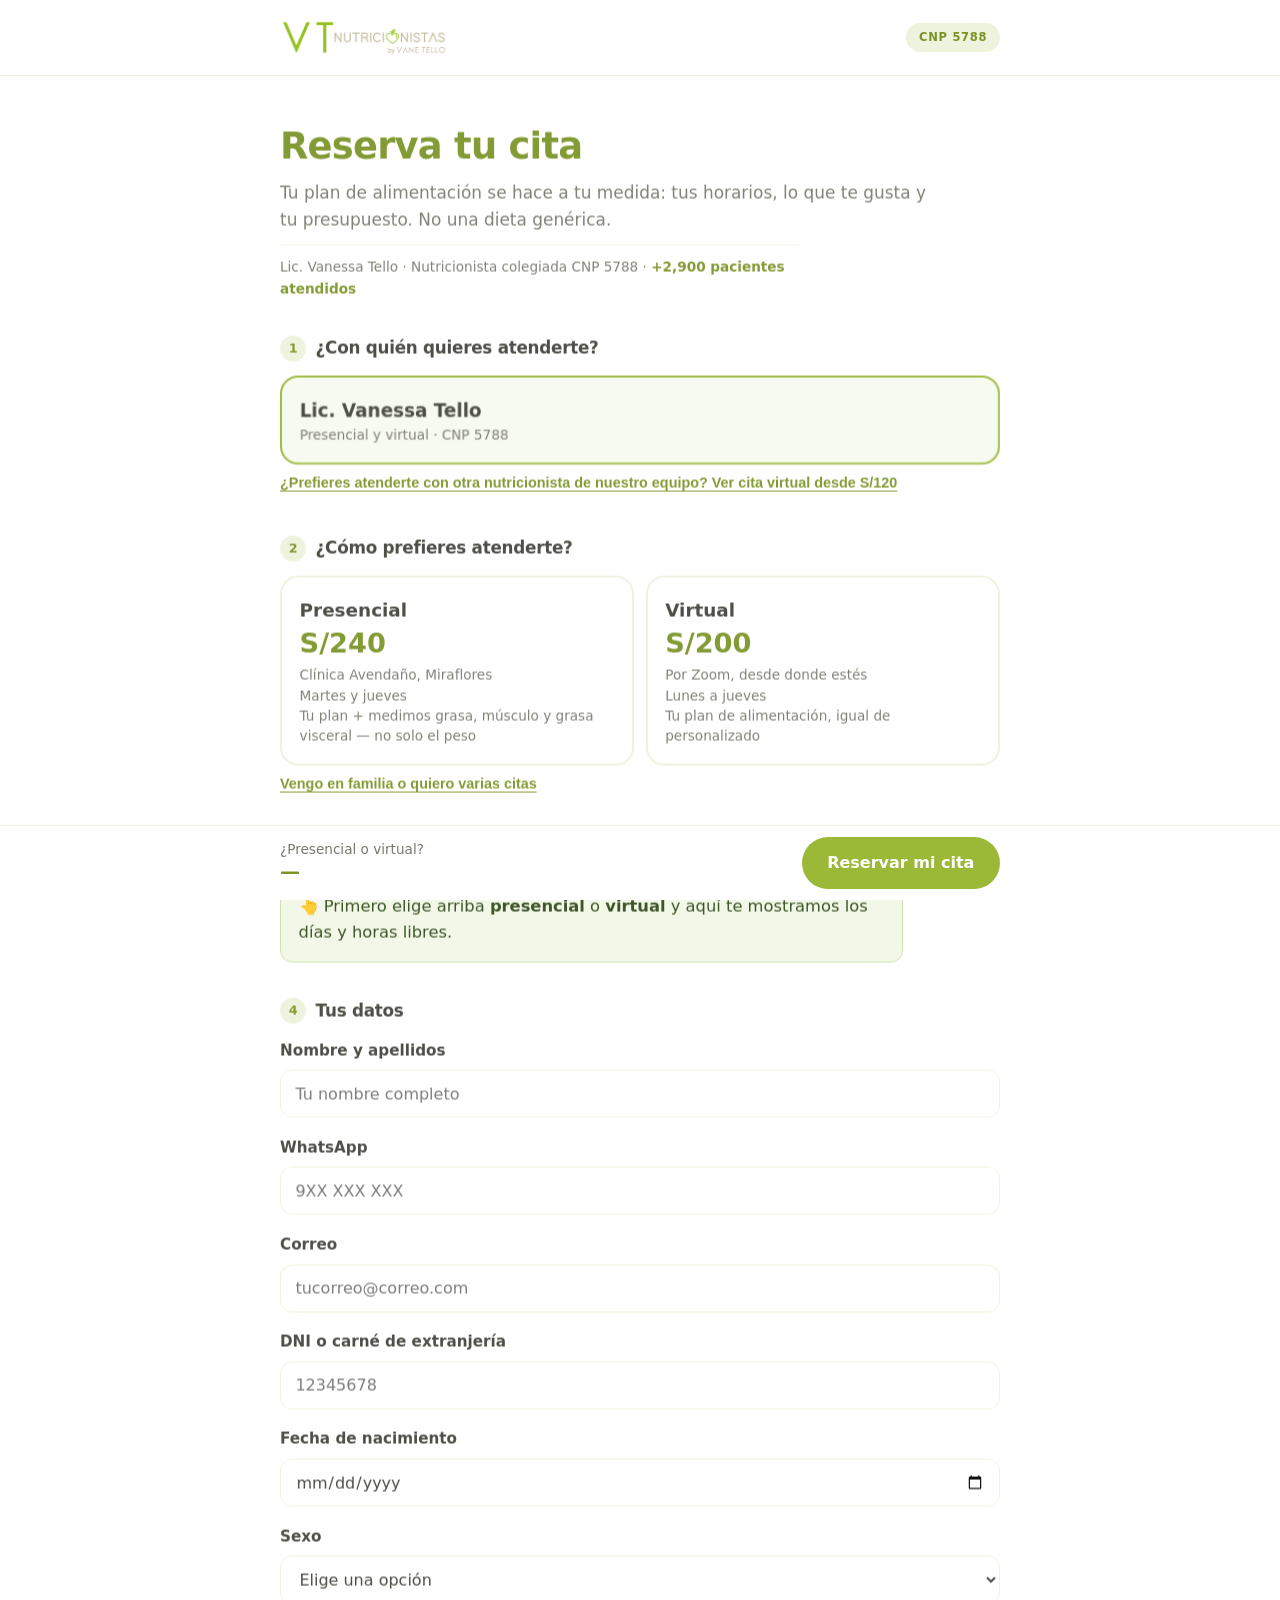
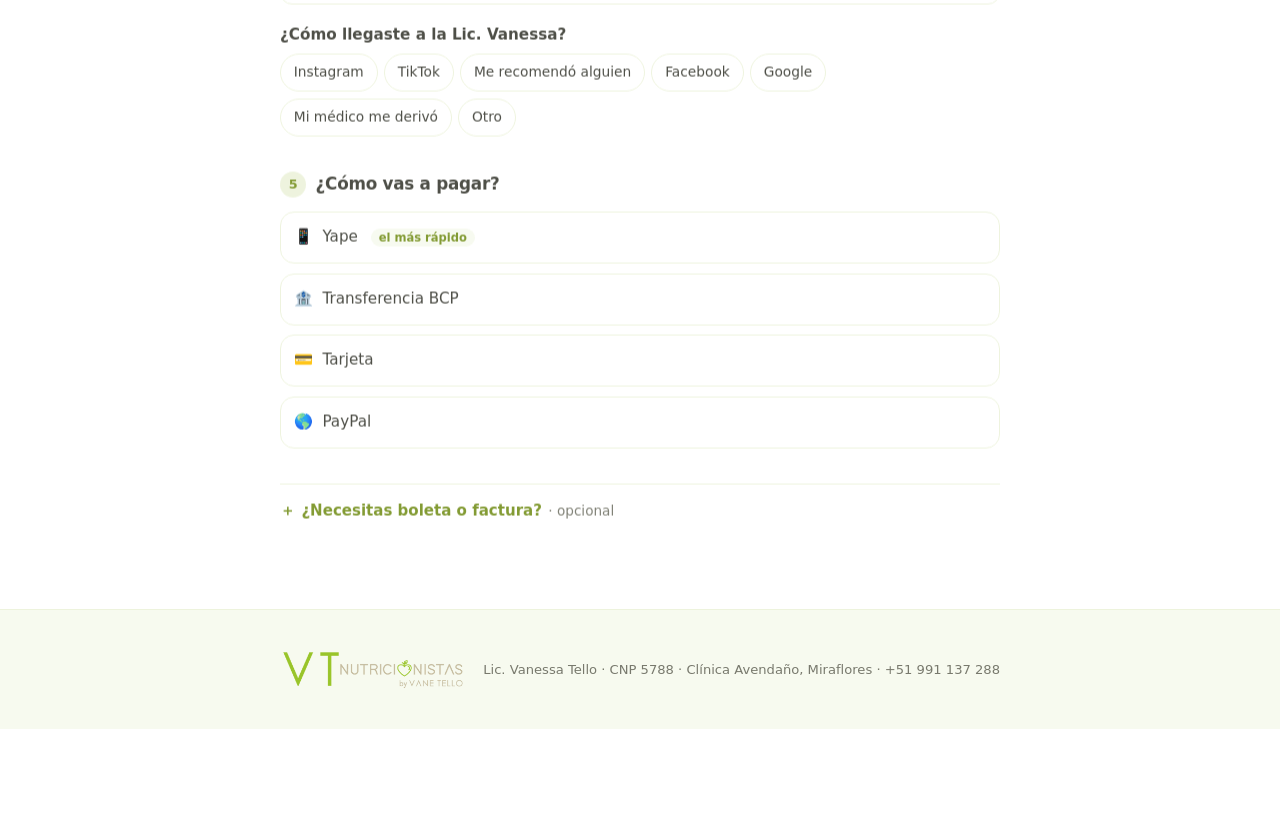
<file: interesados.html>
<!DOCTYPE html>
<html lang="es-PE">
<head><script>/* 30-oct: direcciones viejas (Railway, GitHub) pasan al dominio */if(/\.up\.railway\.app$|\.github\.io$/.test(location.hostname))location.replace('https://descubre.vanessatello.com.pe'+location.pathname.replace(/^\/vt-descubre/,'')+location.search+location.hash)</script>
<meta charset="UTF-8">
<meta name="viewport" content="width=device-width, initial-scale=1">
<title>Reservar cita · Lic. Vanessa Tello</title>
<!-- Esta página era el registro de interesados de la semana sin equipo
     (7-14 de setiembre). Esa semana ya pasó: ahora se agenda directo, sin
     esperar a que nadie escriba. Se deja el archivo, redirigiendo, para que
     los enlaces ya compartidos (stories, bio) no queden rotos. -->
<meta http-equiv="refresh" content="0; url=reservar.html">
<link rel="canonical" href="reservar.html">
</head>
<body>
<p>Ya puedes agendar directo → <a href="reservar.html">reservar tu cita acá</a>.</p>
</body>
</html>
</file>
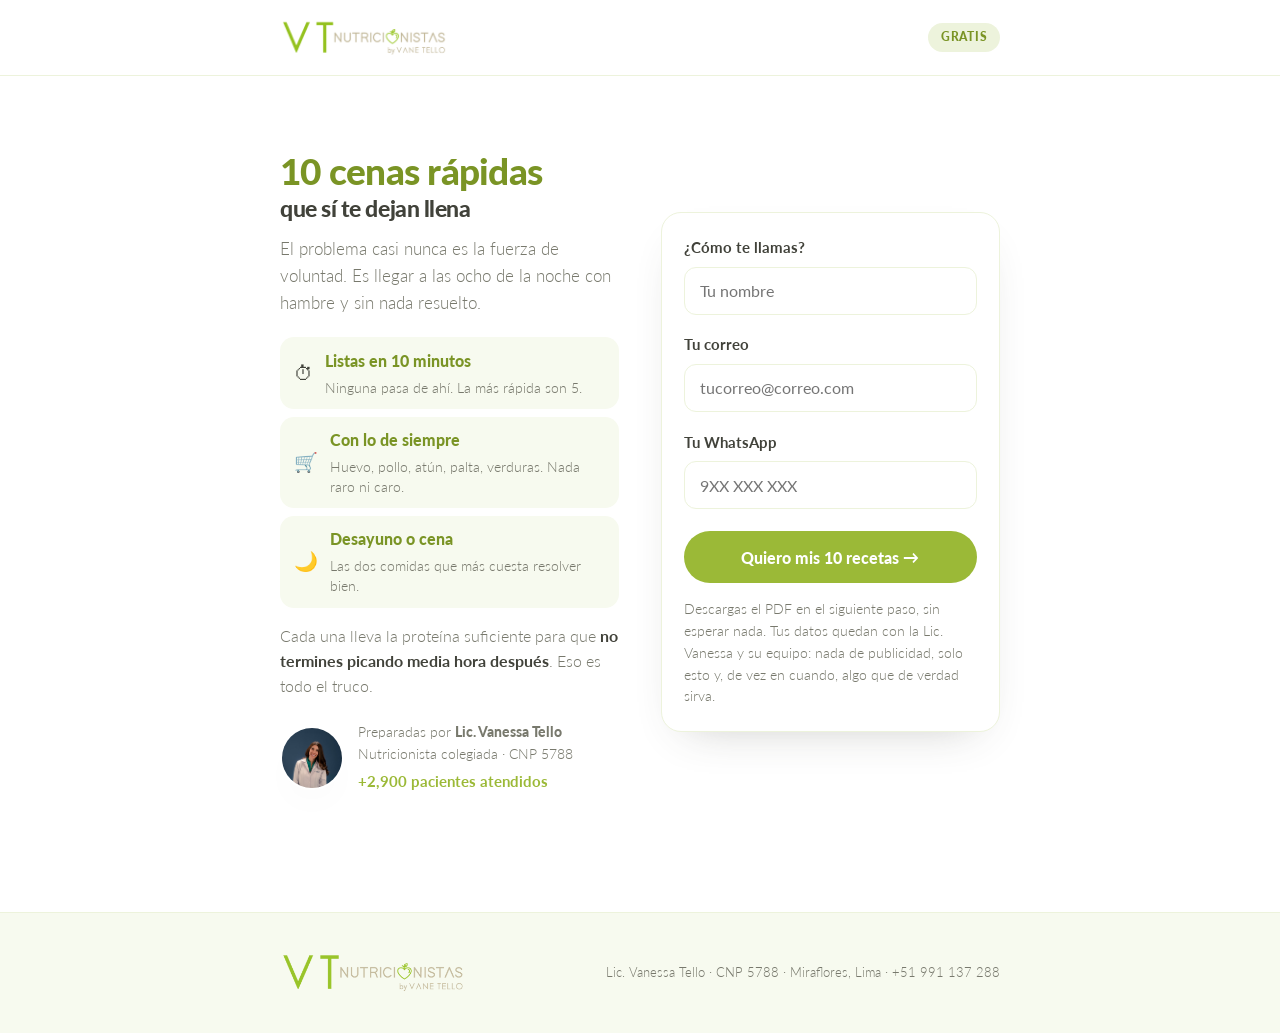
<file: recetas.html>
<!DOCTYPE html>
<html lang="es-PE">
<head><script>/* 30-oct: direcciones viejas (Railway, GitHub) pasan al dominio */if(/\.up\.railway\.app$|\.github\.io$/.test(location.hostname))location.replace('https://descubre.vanessatello.com.pe'+location.pathname.replace(/^\/vt-descubre/,'')+location.search+location.hash)</script>
<meta charset="UTF-8">
<meta name="viewport" content="width=device-width, initial-scale=1">
<title>10 cenas rápidas que sí te dejan llena · Vane Tello</title>
<meta name="description" content="10 desayunos y cenas listos en 10 minutos, con lo que ya tienes en la refrigeradora. Gratis, de la Lic. Vanessa Tello, CNP 5788.">
<link rel="icon" href="brand/VT-Verde.png">
<meta name="theme-color" content="#9BB937">
<meta property="og:type" content="website">
<meta property="og:site_name" content="Vane Tello · Nutrición">
<meta property="og:locale" content="es_PE">
<meta property="og:title" content="10 cenas rápidas que sí te dejan llena · Gratis">
<meta property="og:description" content="Listas en 10 minutos, con lo que ya tienes en la refrigeradora. Descarga el PDF gratis.">
<meta property="og:url" content="https://tamibot.github.io/vt-descubre/recetas.html">
<meta property="og:image" content="https://tamibot.github.io/vt-descubre/img/preview-whatsapp.jpg">
<meta name="twitter:card" content="summary_large_image">
<link rel="preconnect" href="https://fonts.googleapis.com">
<link rel="preconnect" href="https://fonts.gstatic.com" crossorigin>
<link href="https://fonts.googleapis.com/css2?family=Lato:wght@300;400;700;900&display=swap" rel="stylesheet">
<link rel="stylesheet" href="marca.css?v=ea3757e3">
<style>
/* Esta página hace UNA cosa: conseguir el correo. Todo lo demás sobra, así
   que el formulario está sobre la línea de pliegue y no hay más pasos. */
.entrada{display:grid;gap:1.6rem;padding:1.8rem 0 2.4rem}
@media(min-width:860px){.entrada{grid-template-columns:1fr 1fr;align-items:center;gap:2.6rem;padding:3rem 0}}
.promesa h1 em{font-family:var(--sans);font-weight:900;font-style:normal;
  color:var(--tinta);display:block;font-size:.62em;letter-spacing:-.02em;margin-top:.15rem}
/* Antes eran tres cifras sueltas —"5-10", "24-37"— que no dicen nada a quien
   las lee por primera vez. Un dato sin frase es una ficha técnica, y esto es un
   regalo. Ahora cada una es una promesa entera. */
.sellos{list-style:none;display:grid;gap:.5rem;margin-top:1.3rem}
.sellos li{display:grid;grid-template-columns:auto 1fr;gap:.25rem .7rem;
  align-items:baseline;background:var(--verde-hum);border-radius:14px;padding:.7rem .9rem}
.sellos i{grid-row:span 2;font-style:normal;font-size:1.2rem;align-self:center}
.sellos b{font-weight:900;font-size:.98rem;color:var(--verde-osc)}
.sellos span{grid-column:2;font-size:.86rem;color:var(--tinta-sv);font-weight:300;line-height:1.45}
.avala{display:flex;align-items:center;gap:.85rem;margin-top:1.4rem;font-size:.86rem;
  color:var(--tinta-sv);font-weight:300}
.avala img{width:64px;height:64px;border-radius:50%;object-fit:cover;object-position:52% 16%;
  border:2.5px solid #fff;box-shadow:var(--sombra);flex:0 0 auto}
.avala .pac{display:block;margin-top:.25rem;font-size:.96rem;font-weight:700;color:var(--verde)}
.gracias{text-align:center;padding:2.6rem 0}
.gracias .tick{width:76px;height:76px;border-radius:50%;background:var(--verde-pal);
  display:grid;place-items:center;margin:0 auto 1.2rem;font-size:2.2rem}
.descarga::before{content:'⬇';font-weight:900;margin-right:.1rem}
</style>
</head>
<body>

<header class="top"><div class="wrap">
  <a class="lock" href="https://www.vanessatello.com.pe/"><img src="brand/VT-Hoja-membretada.png" alt="VT Nutricionistas by Vane Tello"></a>
  <span class="gratis">Gratis</span>
</div></header>

<!-- ============ EL FORMULARIO ============ -->
<section class="paso on" id="p1"><div class="wrap entrada">

  <div class="promesa">
    <h1>10 cenas rápidas<em>que sí te dejan llena</em></h1>
    <p class="lead" style="margin-top:.8rem">El problema casi nunca es la fuerza de
      voluntad. Es llegar a las ocho de la noche con hambre y sin nada resuelto.</p>
    <ul class="sellos">
      <li><i>⏱</i><b>Listas en 10 minutos</b><span>Ninguna pasa de ahí. La más rápida son 5.</span></li>
      <li><i>🛒</i><b>Con lo de siempre</b><span>Huevo, pollo, atún, palta, verduras. Nada raro ni caro.</span></li>
      <li><i>🌙</i><b>Desayuno o cena</b><span>Las dos comidas que más cuesta resolver bien.</span></li>
    </ul>
    <p class="lead" style="margin-top:1rem;font-size:.98rem">Cada una lleva la proteína
      suficiente para que <b style="font-weight:700;color:var(--tinta)">no termines
      picando media hora después</b>. Eso es todo el truco.</p>
    <div class="avala">
      <img src="img/foto-vanessa-1-final.jpg" alt="">
      <span>Preparadas por <b style="font-weight:900">Lic. Vanessa Tello</b>
        <span style="display:block">Nutricionista colegiada · CNP 5788</span>
        <span class="pac">+2,900 pacientes atendidos</span></span>
    </div>
  </div>

  <form class="card" id="f" novalidate>
    <div class="campo">
      <label for="nombre">¿Cómo te llamas?</label>
      <input id="nombre" name="nombre" required autocomplete="given-name"
             autocapitalize="words" placeholder="Tu nombre">
      <span class="err">Escribe tu nombre.</span>
    </div>
    <div class="campo">
      <label for="email">Tu correo</label>
      <input id="email" name="email" type="email" required autocomplete="email"
             inputmode="email" placeholder="tucorreo@correo.com">
      <span class="err">Revisa tu correo — ahí te llegan las recetas.</span>
    </div>
    <div class="campo">
      <label for="whatsapp">Tu WhatsApp</label>
      <input id="whatsapp" name="whatsapp" type="tel" required autocomplete="tel"
             inputmode="tel" placeholder="9XX XXX XXX">
      <span class="err">Escribe un número de 9 dígitos.</span>
    </div>
    <div class="acciones">
      <button class="btn btn-p" type="submit" id="enviar">Quiero mis 10 recetas →</button>
    </div>
    <p class="aviso">Descargas el PDF en el siguiente paso, sin esperar nada. Tus datos
      quedan con la Lic. Vanessa y su equipo: nada de publicidad, solo esto y, de vez en
      cuando, algo que de verdad sirva.</p>
  </form>

</div></section>

<!-- ============ GRACIAS ============ -->
<section class="paso" id="p2"><div class="wrap gracias">
  <div class="tick">💚</div>
  <h1 id="g-titulo">¡Listo!</h1>
  <p class="lead" style="margin:.8rem auto 0">Aquí están tus 10 cenas, en PDF.
    Descárgalo y te queda en el celular para cuando lo necesites.</p>

  <!-- La descarga ES la entrega. Antes decía "van camino a tu correo" y NO se
       manda ningún correo todavía: la persona se quedaba esperando algo que no
       existe y terminaba escribiéndole a Sheilla. Se dice lo que de verdad
       pasa; cuando el correo esté conectado, se agrega. -->
  <div class="acciones" style="justify-content:center;margin-top:1.6rem">
    <a class="btn btn-p descarga" id="g-descarga" href="recetas.pdf" download="10-cenas-rapidas-Vane-Tello.pdf">
      Descargar el PDF</a>
  </div>
  <p class="aviso" style="text-align:center;max-width:26rem;margin:.7rem auto 0">
    6 páginas · guárdalo, no ocupa nada</p>

  <div class="nota" style="max-width:34rem;margin:1.8rem auto 0;text-align:left">
    <b>Estas recetas le sirven a cualquiera. Tu plan, no.</b><br>
    Depende de tus horarios, de lo que te gusta, de tu presupuesto y de dónde estás
    partiendo. Eso lo vemos en consulta — presencial en Miraflores o virtual por Zoom,
    desde S/200.
  </div>
  <div class="acciones" style="justify-content:center">
    <a class="btn btn-s" id="g-cita" href="reservar.html">Ver horarios · desde S/200</a>
  </div>
</div></section>

<footer><div class="wrap">
  <img src="brand/VT-Hoja-membretada.png" alt="Vane Tello">
  <span>Lic. Vanessa Tello · CNP 5788 · Miraflores, Lima ·
    <a href="https://wa.me/51991137288">+51 991 137 288</a></span>
</div></footer>

<script>
/* El único trabajo de esta página es conseguir un correo y un teléfono.
   El teléfono importa tanto como el correo: es lo que después cruza esta
   persona con su conversación de WhatsApp y le mueve la etapa sola. */
// Entra por el MISMO webhook que la landing de captación: es el mismo
// circuito —cruzar el teléfono, crear o mover— y un segundo flujo idéntico
// sería un sitio más donde arreglar el mismo bug. La diferencia va en
// `etapa`, que decide etiqueta y destino.
const CRM = 'https://primary-production-9caaf.up.railway.app/webhook/captacion-vt';
const $ = s => document.querySelector(s);

function normalizarTel(v){
  const d = String(v || '').replace(/\D/g, '').replace(/^0+/, '');
  if (/^9\d{8}$/.test(d)) return '+51' + d;
  if (/^519\d{8}$/.test(d)) return '+' + d;
  return d.length >= 8 && d.length <= 15 ? '+' + d : null;
}
const correoOk = v => /^[^\s@]+@[^\s@]+\.[a-z]{2,}$/i.test(String(v || '').trim());

function marcar(campo, mal){ campo.closest('.campo').classList.toggle('malo', mal); return !mal; }

function origen(){
  const q = new URLSearchParams(location.search), o = {};
  ['utm_source','utm_medium','utm_campaign','utm_content','src'].forEach(k => {
    const v = q.get(k); if (v) o[k] = v.slice(0, 80);
  });
  if (!o.utm_source && document.referrer){
    try { o.utm_source = new URL(document.referrer).hostname.replace('www.',''); } catch(e){}
  }
  return o;
}

$('#f').addEventListener('submit', async e => {
  e.preventDefault();
  const nombre = $('#nombre'), email = $('#email'), tel = $('#whatsapp');
  const ok = [
    marcar(nombre, !nombre.value.trim()),
    marcar(email, !correoOk(email.value)),
    marcar(tel, !normalizarTel(tel.value)),
  ].every(Boolean);
  if (!ok){ document.querySelector('.malo input').focus(); return; }

  const boton = $('#enviar');
  boton.disabled = true; boton.textContent = 'Enviando…';

  const datos = {
    nombre: nombre.value.trim(), email: email.value.trim().toLowerCase(),
    whatsapp: tel.value.trim(), whatsapp_e164: normalizarTel(tel.value),
    etapa: 'lead-magnet', regalo: '10-recetas-proteicas',
    pagina: location.href, ...origen(),
  };
  try {
    // Con tope: si el CRM tarda, ella no se queda mirando "Reservando…".
    await fetch(CRM, {method:'POST', headers:{'Content-Type':'application/json'},
                      body: JSON.stringify(datos), signal: AbortSignal.timeout(8000)});
  } catch(err){
    // Que el CRM falle no es problema de ella: ya dejó sus datos y el PDF
    // está acá mismo. Se guarda para reintentar y se sigue.
    try { localStorage.setItem('vt_lead_' + Date.now(), JSON.stringify(datos)); } catch(e){}
  }
  $('#g-titulo').textContent = `¡Listo, ${datos.nombre.split(' ')[0]}!`;
  $('#p1').classList.remove('on'); $('#p2').classList.add('on');
  window.scrollTo({top:0, behavior:'smooth'});
});

/* Autocomprobación: recetas.html?selftest=1 */
if (new URLSearchParams(location.search).get('selftest')){
  const fallos = [];
  [['987654321','+51987654321'],['999 888 777','+51999888777'],['51987654321','+51987654321'],
   ['12345',null],['no es número',null]].forEach(([e,s]) => {
    if (normalizarTel(e) !== s) fallos.push(`tel "${e}" → ${normalizarTel(e)}, esperaba ${s}`);
  });
  [['a@b.pe',true],['a@b',false],['sin arroba',false]].forEach(([e,s]) => {
    if (correoOk(e) !== s) fallos.push(`correo "${e}" → ${correoOk(e)}`);
  });
  console.log(fallos.length ? '❌ ' + fallos.join('\n') : '✅ selftest OK');
  document.title = (fallos.length ? '❌ ' + fallos.length : '✅ selftest OK') + ' · recetas';
}
</script>
</body>
</html>
</file>
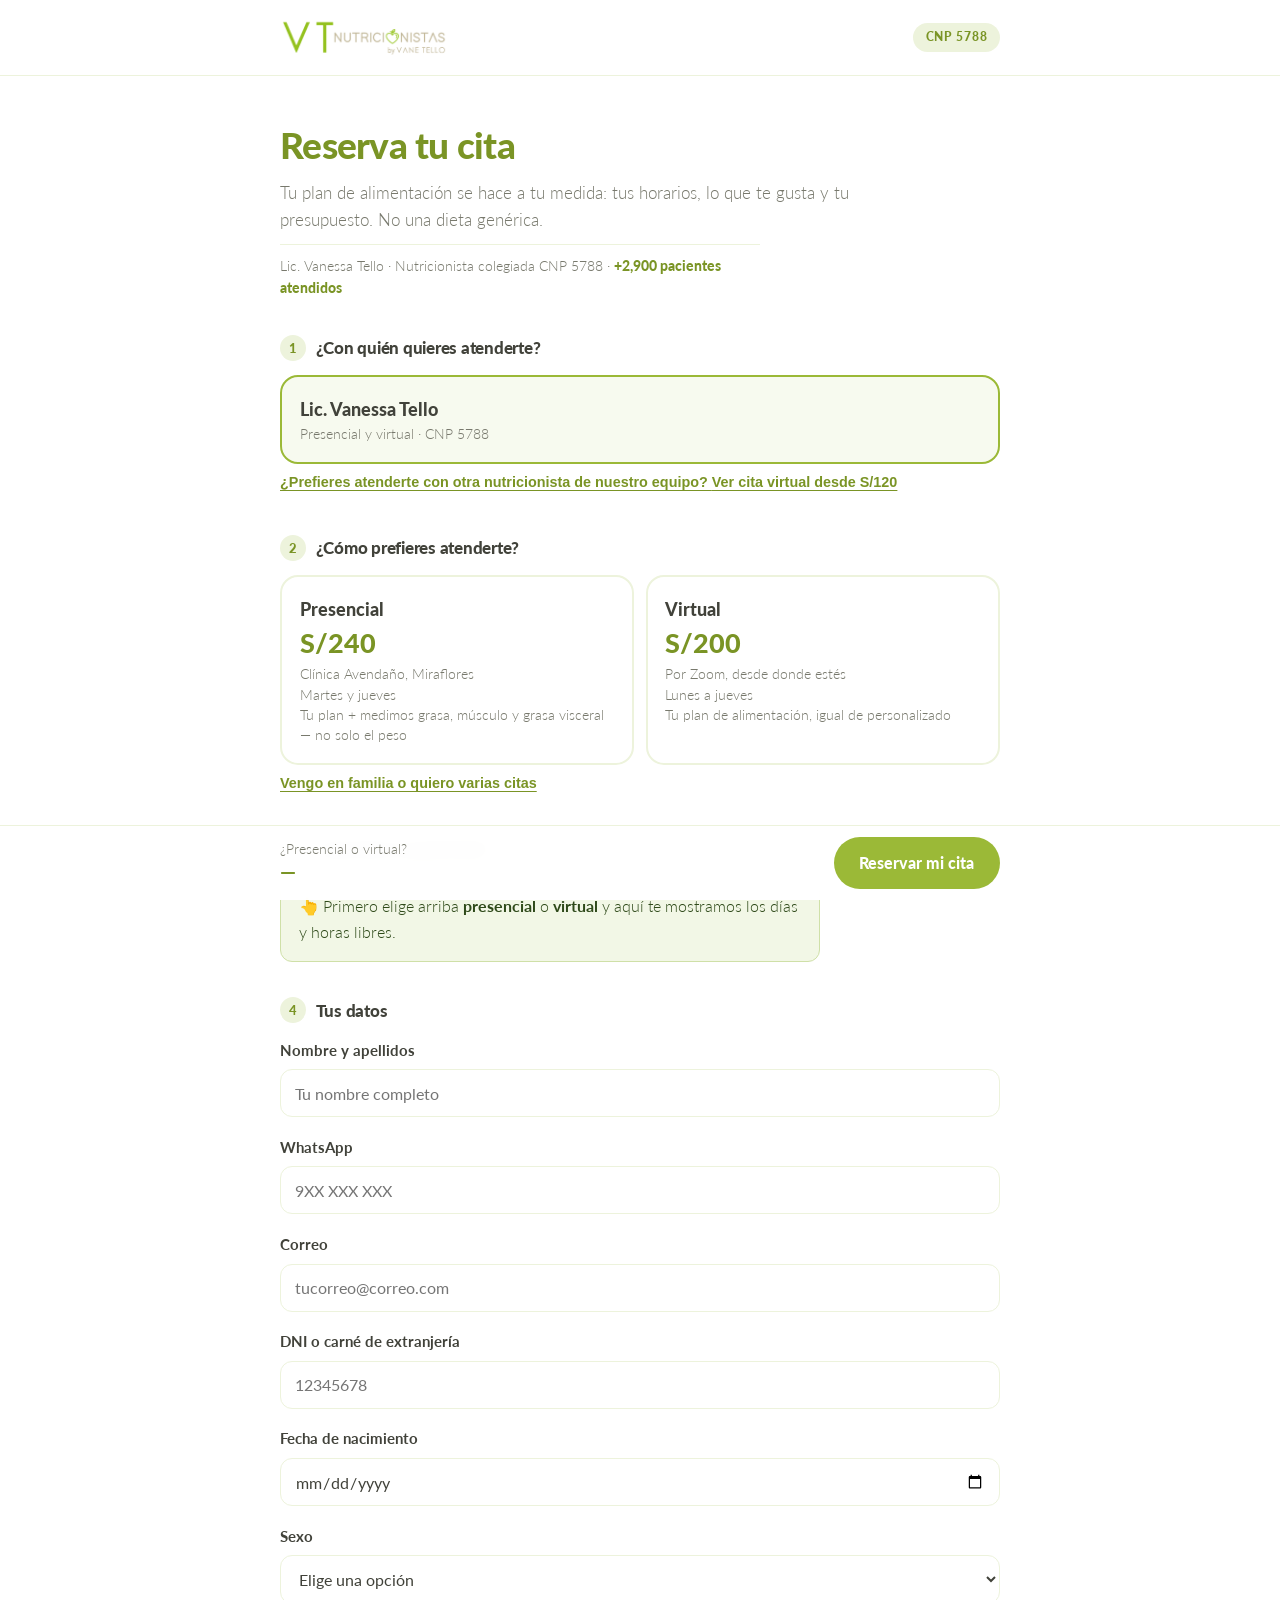
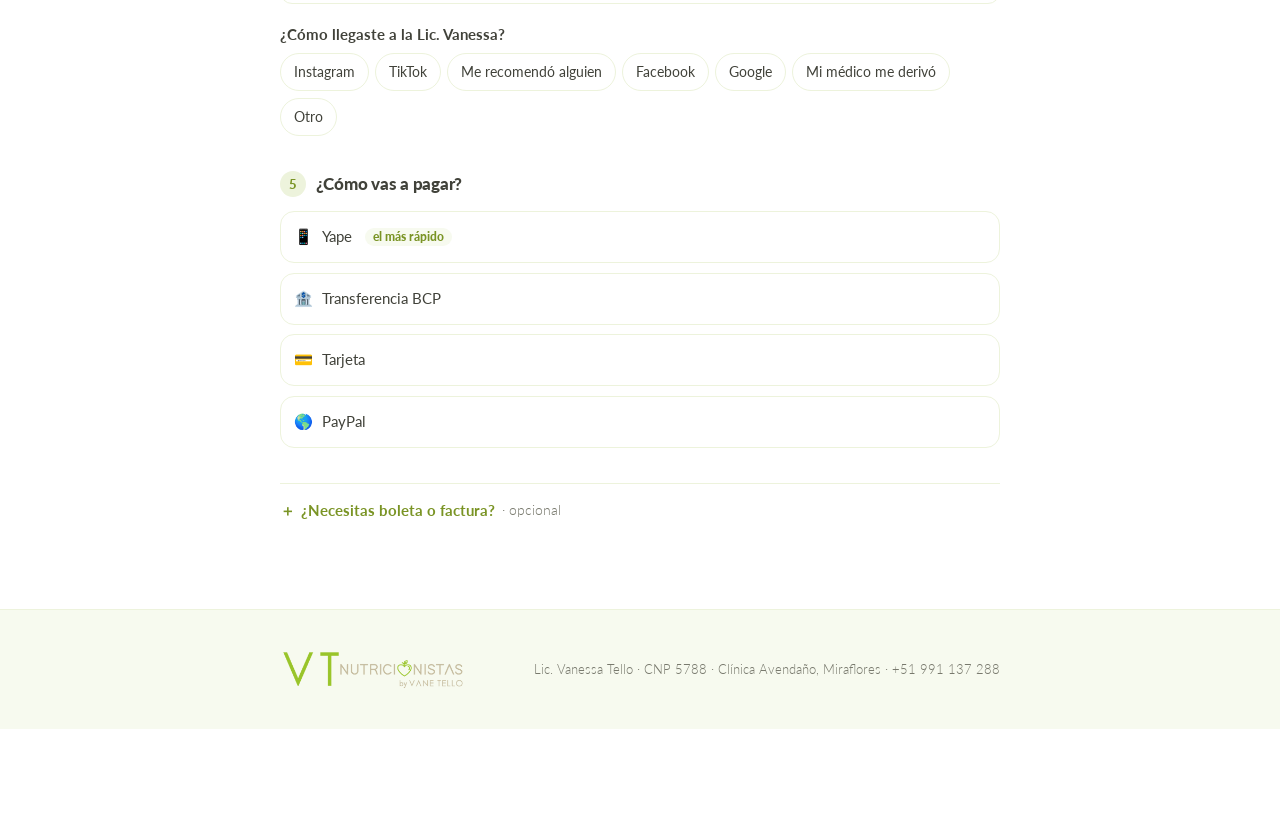
<file: reservar.html>
<!DOCTYPE html>
<html lang="es-PE">
<head><script>/* 30-oct: direcciones viejas (Railway, GitHub) pasan al dominio */if(/\.up\.railway\.app$|\.github\.io$/.test(location.hostname))location.replace('https://descubre.vanessatello.com.pe'+location.pathname.replace(/^\/vt-descubre/,'')+location.search+location.hash)</script>
<meta charset="UTF-8">
<meta name="viewport" content="width=device-width, initial-scale=1">
<title>Reserva tu cita · Lic. Vanessa Tello</title>
<meta name="description" content="Elige presencial o virtual, tu día y tu hora. Lic. Vanessa Tello, nutricionista colegiada CNP 5788.">
<link rel="icon" href="brand/VT-Verde.png">
<meta name="robots" content="noindex">
<meta name="theme-color" content="#9BB937">
<meta property="og:type" content="website">
<meta property="og:site_name" content="Vane Tello · Nutrición">
<meta property="og:locale" content="es_PE">
<meta property="og:title" content="Reserva tu cita · Lic. Vanessa Tello">
<meta property="og:description" content="Elige presencial o virtual, tu día y tu hora.">
<meta property="og:url" content="https://descubre.vanessatello.com.pe/reservar.html">
<meta property="og:image" content="https://descubre.vanessatello.com.pe/img/preview-whatsapp.jpg">
<link rel="preconnect" href="https://fonts.googleapis.com">
<link rel="preconnect" href="https://fonts.gstatic.com" crossorigin>
<link href="https://fonts.googleapis.com/css2?family=Lato:wght@300;400;700;900&display=swap" rel="stylesheet">
<link rel="stylesheet" href="marca.css?v=dev">
<style>
/* UNA sola pantalla. Los pasos separados obligaban a adivinar cuánto falta y
   escondían el precio hasta el final; acá todo se ve de una y se baja. */
body{padding-bottom:calc(90px + env(safe-area-inset-bottom))}
.bloque{margin:2.2rem 0}
.bloque > h2{font-family:var(--sans);font-weight:900;font-size:1.05rem;color:var(--tinta);
  display:flex;align-items:center;gap:.6rem;margin-bottom:.9rem}
.bloque > h2 i{flex:0 0 26px;height:26px;border-radius:50%;background:var(--verde-pal);
  color:var(--verde-osc);font-style:normal;font-size:.8rem;font-weight:900;
  display:grid;place-items:center}
.bloque.listo > h2 i{background:var(--verde);color:#fff}
.bloque.listo > h2 i::before{content:'✓'}
.bloque.listo > h2 i span{display:none}

/* dos tarjetas, no un catálogo */
.elige{display:grid;gap:.7rem}
@media(min-width:620px){.elige{grid-template-columns:1fr 1fr}}
.tarj{position:relative;display:block}
.tarj input{position:absolute;opacity:0;width:0;height:0}
.tarj span{display:block;border:2px solid var(--verde-pal);border-radius:18px;
  padding:1.1rem;cursor:pointer;transition:.15s;height:100%}
.tarj input:checked+span{border-color:var(--verde);background:var(--verde-hum)}
.tarj input:focus-visible+span{outline:2px solid var(--verde);outline-offset:3px}
.tarj b{display:block;font-size:1.15rem;font-weight:900}
.tarj .pre{display:block;font-size:1.7rem;font-weight:900;color:var(--verde-osc);
  font-style:normal;line-height:1;margin:.3rem 0 .5rem}
.tarj small{display:block;font-size:.85rem;color:var(--tinta-sv);font-weight:300;line-height:1.5}
.confia{font-size:.85rem;color:var(--tinta-sv);font-weight:300;margin-top:.7rem;
  padding-top:.7rem;border-top:1px solid var(--verde-pal)}
.confia b{color:var(--verde-osc);font-weight:900}
.mas{border:0;background:none;color:var(--verde-osc);font-weight:700;font-size:.9rem;
  cursor:pointer;padding:.6rem 0;text-decoration:underline;text-underline-offset:3px}
.otras{display:grid;gap:.5rem}
.grupo{font-size:.7rem;font-weight:900;letter-spacing:.09em;text-transform:uppercase;
  color:var(--taupe);margin:.5rem 0 .1rem}

/* el calendario */
.cal{border:1px solid var(--verde-pal);border-radius:18px;padding:.9rem}
.cal-top{display:flex;align-items:center;justify-content:space-between;margin-bottom:.7rem}
.cal-top b{font-weight:900;font-size:1rem;text-transform:capitalize}
.cal-top button{width:36px;height:36px;min-height:36px;border-radius:50%;border:1px solid var(--verde-pal);
  background:#fff;cursor:pointer;font-size:1.1rem;color:var(--verde-osc);line-height:1}
.cal-top button:disabled{opacity:.3;cursor:not-allowed}
.cal-rej{display:grid;grid-template-columns:repeat(7,1fr);gap:.25rem}
.cal-rej .wd{text-align:center;font-size:.68rem;font-weight:900;letter-spacing:.04em;
  color:var(--taupe);text-transform:uppercase;padding-bottom:.3rem}
.cal-rej button{aspect-ratio:1;min-height:0;border-radius:12px;border:1px solid transparent;
  background:none;font-family:var(--sans);font-size:.95rem;color:var(--tinta);cursor:pointer;
  display:grid;place-items:center;padding:0;transition:.12s}
.cal-rej button.libre{border-color:var(--verde-pal);font-weight:700;background:#fff}
.cal-rej button.libre:hover{background:var(--verde-hum)}
.cal-rej button.sel{background:var(--verde);border-color:var(--verde);color:#fff;font-weight:900}
@media (prefers-reduced-motion: no-preference){
  .cal-rej button{transition:background .12s ease,transform .12s ease}
  .cal-rej button.sel{animation:late .22s ease}
  .cal-rej button.libre:active{transform:scale(.92)}
  .horas .op{animation:entra .26s ease both}
  /* Escalonado corto: hace que el bloque se lea como una fila, no como siete
     cosas que aparecen a la vez. Cortado a 8 para que nadie espere. */
  .horas .op:nth-child(1){animation-delay:.02s} .horas .op:nth-child(2){animation-delay:.04s}
  .horas .op:nth-child(3){animation-delay:.06s} .horas .op:nth-child(4){animation-delay:.08s}
  .horas .op:nth-child(5){animation-delay:.10s} .horas .op:nth-child(6){animation-delay:.12s}
  .horas .op:nth-child(7){animation-delay:.14s} .horas .op:nth-child(n+8){animation-delay:.16s}
  .bloque.listo > h2 i{animation:late .3s ease}
  #datos-pago .pago{animation:entra .28s ease both}
  .otras{animation:entra .28s ease both}
}
.cal-rej button:disabled{color:var(--taupe-cl);cursor:default;opacity:.55}
.cal-pie{font-size:.8rem;color:var(--tinta-sv);font-weight:300;margin-top:.7rem;
  display:flex;align-items:center;gap:.4rem}
.cal-pie i{width:12px;height:12px;border-radius:4px;border:1px solid var(--verde-pal);
  background:#fff;display:inline-block}
.horas{display:grid;grid-template-columns:repeat(auto-fill,minmax(80px,1fr));gap:.45rem;margin-top:1rem}
.horas .op span{min-height:44px;font-variant-numeric:tabular-nums}
.op.ocupada span{opacity:.35;cursor:not-allowed;text-decoration:line-through}
.apagado{opacity:.4;pointer-events:none;filter:grayscale(.4)}
/* 23-oct: el calendario en gris sin fechas parecía «sin cupos» (4 visitas, 0 reservas). Oculto hasta elegir modalidad. */
#cal-caja.apagado{display:none}
#cal-aviso{margin:.4rem 0 0;padding:1rem 1.1rem;border-radius:12px;background:#F2F7E6;border:1px solid #CFE0A8;font-size:1.02rem;color:#2F4A1A}
@media (prefers-reduced-motion: no-preference){
  #cal-caja{transition:opacity .3s ease,filter .3s ease}
}

/* pago */
.pago{border:1.5px solid var(--verde-pal);border-radius:14px;padding:.9rem 1rem;margin-top:.7rem}
.pago dl{display:grid;grid-template-columns:auto 1fr;gap:.3rem .9rem;font-size:.92rem}
.pago dt{color:var(--tinta-sv);font-weight:300}
.pago dd{font-weight:700;word-break:break-all}
.pago .recargo{font-size:.9rem;color:var(--tinta-sv);font-weight:300;margin-bottom:.5rem;
  padding-bottom:.5rem;border-bottom:1px solid var(--verde-pal)}
.pago .recargo b{color:var(--verde-osc);font-weight:900;font-size:1.05rem}
.barra-abajo .qué b em{font-style:normal;font-size:.7rem;font-weight:700;color:var(--tinta-sv)}
.pago .porwa{font-size:.88rem;color:var(--tinta-sv);font-weight:300;line-height:1.5;margin:0}
.copiar{background:none;border:1px solid var(--verde-pal);border-radius:99px;
  font-size:.74rem;font-weight:700;color:var(--verde-osc);padding:.15rem .55rem;
  cursor:pointer;margin-left:.4rem;min-height:auto}

details.extra{border-top:1px solid var(--verde-pal);margin-top:1.3rem;padding-top:.9rem}
details.extra summary{font-weight:700;font-size:.94rem;cursor:pointer;color:var(--verde-osc);
  list-style:none;display:flex;align-items:center;gap:.4rem}
details.extra summary::-webkit-details-marker{display:none}
details.extra summary::before{content:'＋';font-weight:900}
details.extra[open] summary::before{content:'−'}
details.extra summary small{font-weight:300;color:var(--tinta-sv);font-size:.85rem}
details.extra .campo:first-of-type{margin-top:1rem}
.chips{display:flex;flex-wrap:wrap;gap:.4rem}
.chips .op span{min-height:38px;padding:.4rem .8rem;font-size:.86rem;border-radius:99px}

/* la barra de abajo: el precio y el botón siempre a la vista */
.barra-abajo{position:fixed;left:0;right:0;bottom:0;z-index:50;background:rgba(255,255,255,.97);
  backdrop-filter:blur(10px);border-top:1px solid var(--verde-pal);
  padding:.7rem 0 calc(.7rem + env(safe-area-inset-bottom))}
.barra-abajo .wrap{display:flex;align-items:center;gap:.9rem;justify-content:space-between}
.barra-abajo .qué{font-size:.85rem;line-height:1.35;font-weight:300;color:var(--tinta-sv);min-width:0}
.barra-abajo .qué b{display:block;font-weight:900;font-size:1.25rem;color:var(--verde-osc)}
.barra-abajo .btn{flex:0 0 auto}

.gracias{text-align:center;padding:2.4rem 0}
.gracias .tick{width:76px;height:76px;border-radius:50%;background:var(--verde-pal);
  display:grid;place-items:center;margin:0 auto 1.2rem;font-size:2.2rem}
.pasos{display:grid;gap:.7rem;max-width:30rem;margin:1.6rem auto 0;text-align:left}
.pasos li{display:flex;gap:.7rem;align-items:flex-start;font-size:.95rem;line-height:1.5}
.pasos .n{flex:0 0 24px;height:24px;border-radius:50%;background:var(--verde);color:#fff;
  font-size:.78rem;font-weight:900;display:grid;place-items:center;margin-top:.1rem}
</style>
</head>
<body>

<header class="top"><div class="wrap">
  <a class="lock" href="https://www.vanessatello.com.pe/"><img src="brand/VT-Hoja-membretada.png" alt="VT Nutricionistas by Vane Tello"></a>
  <span class="gratis">CNP 5788</span>
</div></header>

<!-- ============ TODO EN UNA PANTALLA ============ -->
<section class="paso on" id="p1"><div class="wrap">
  <h1 style="margin-top:1.4rem">Reserva tu cita</h1>
  <!-- Decía "sales de la consulta con tu plan". Vanessa lo corrigió en la
       reunión: el plan se arma DESPUÉS de la cita, no se entrega al salir.
       Prometer un tiempo que no se cumple es la forma más rápida de que la
       primera cita empiece con un reclamo. -->
  <p class="lead" style="margin:.7rem 0 0">Tu plan de alimentación se hace a tu
    medida: tus horarios, lo que te gusta y tu presupuesto. No una dieta genérica.</p>
  <p class="confia">Lic. Vanessa Tello · Nutricionista colegiada CNP 5788 ·
    <b>+2,900 pacientes atendidos</b></p>

  <form id="f" novalidate>

    <div class="bloque" id="b-profesional">
      <h2><i><span>1</span></i> ¿Con quién quieres atenderte?</h2>
      <div class="elige" style="display:block">
        <label class="tarj"><input type="radio" name="profesional" value="Lic. Vanessa Tello" checked>
          <span id="prof-card"><b>Lic. Vanessa Tello</b><small>Presencial y virtual · CNP 5788</small></span></label>
      </div>
      <button class="mas" type="button" id="cambiar-profesional">¿Prefieres atenderte con otra nutricionista de nuestro equipo? <span>Ver cita virtual desde S/120</span></button>
    </div>

    <div class="bloque" id="b-donde">
      <h2><i><span>2</span></i> ¿Cómo prefieres atenderte?</h2>
      <div class="elige" id="elige"></div>
      <span class="err" id="err-donde">Elige una opción.</span>
      <button class="mas" type="button" id="ver-mas">Vengo en familia o quiero varias citas</button>
      <div class="otras" id="otras" hidden></div>
    </div>

    <div class="bloque" id="b-cuando">
      <h2><i><span>3</span></i> ¿Qué día te queda bien?</h2>
      <p class="aviso" id="cal-aviso">👆 Primero elige arriba <b>presencial</b> o <b>virtual</b> y aquí te mostramos los días y horas libres.</p>
      <div id="cal-caja" class="apagado">
        <div class="cal">
          <div class="cal-top">
            <button type="button" id="cal-ant" aria-label="Mes anterior">‹</button>
            <b id="cal-mes"></b>
            <button type="button" id="cal-sig" aria-label="Mes siguiente">›</button>
          </div>
          <div class="cal-rej" id="cal-rej"></div>
          <p class="cal-pie"><i></i> Días con espacio disponible</p>
        </div>
        <div class="horas" id="ops-hora"></div>
      </div>
      <span class="err" id="err-cuando">Elige un día y una hora.</span>
    </div>

    <div class="bloque" id="b-datos">
      <h2><i><span>4</span></i> Tus datos</h2>
      <div class="campo">
        <label for="nombre">Nombre y apellidos</label>
        <input id="nombre" name="nombre" required autocomplete="name" autocapitalize="words"
               placeholder="Tu nombre completo">
        <span class="err">Escribe tu nombre y tu apellido.</span>
      </div>
      <div class="campo">
        <label for="whatsapp">WhatsApp</label>
        <input id="whatsapp" name="whatsapp" type="tel" required autocomplete="tel"
               inputmode="tel" placeholder="9XX XXX XXX">
        <span class="err">Escribe un número de 9 dígitos.</span>
      </div>
      <div class="campo">
        <label for="email">Correo</label>
        <input id="email" name="email" type="email" required autocomplete="email"
               inputmode="email" placeholder="tucorreo@correo.com">
        <span class="err">Revisa tu correo — ahí llega la confirmación.</span>
      </div>
      <!-- Los pidió Vanessa: los necesita para la historia clínica y para el
           comprobante. Estaban plegados como opcionales y así casi nadie los
           llenaba, y se los terminaba pidiendo Sheilla uno por uno. -->
      <div class="campo">
        <label for="documento">DNI o carné de extranjería</label>
        <input id="documento" name="documento" required inputmode="numeric"
               autocomplete="off" placeholder="12345678">
        <span class="err">Escribe tu número de documento.</span>
      </div>
      <div class="campo">
        <label for="nacimiento">Fecha de nacimiento</label>
        <input id="nacimiento" name="nacimiento" type="date" required
               min="1920-01-01" autocomplete="bday">
        <span class="err">Falta tu fecha de nacimiento.</span>
      </div>
      <!-- Vanessa (27 ago): hay niños que no puede atender, así que necesita
           saber el objetivo antes de confirmar. Sale de la fecha que ya se pide
           —no de un botón más— y solo aparece si es menor de 18. -->
      <div class="campo" id="c-objetivo" hidden>
        <label for="objetivo">¿Cuál es el objetivo de la consulta?</label>
        <input id="objetivo" name="objetivo" autocomplete="off"
               placeholder="Ej. bajar de peso, alergias, mala alimentación">
        <span class="err">Cuéntanos el motivo de la consulta.</span>
      </div>
      <!-- 19-nov (Sheilla): sexo y cómo llegó eran opcionales o no se pedían; los tenía que pedir uno por uno. -->
      <div class="campo">
        <label for="sexo">Sexo</label>
        <select id="sexo" name="sexo" required>
          <option value="">Elige una opción</option><option>Femenino</option><option>Masculino</option>
        </select>
        <span class="err">Elige una opción.</span>
      </div>
      <fieldset class="campo" id="c-como" style="border:0;padding:0;margin:0">
        <legend style="font-size:.95rem">¿Cómo llegaste a la Lic. Vanessa?</legend>
        <div class="chips" id="ops-como"></div>
        <span class="err" id="err-como">Cuéntanos cómo llegaste.</span>
      </fieldset>
      <div class="campo" id="campo-quien" hidden>
        <label for="quien">¿Quién te recomendó?</label>
        <input id="quien" name="quien" placeholder="Su nombre, para agradecerle">
      </div>
    </div>

    <div class="bloque" id="b-pago">
      <h2><i><span>5</span></i> ¿Cómo vas a pagar?</h2>
      <div class="ops" id="ops-pago"></div>
      <span class="err" id="err-pago">Elige cómo vas a pagar.</span>
      <div id="datos-pago"></div>
    </div>

    <details class="extra">
      <summary>¿Necesitas boleta o factura? <small>· opcional</small></summary>
      <fieldset class="campo" style="border:0">
        <legend style="font-weight:400;font-size:.9rem">¿Necesitas comprobante?</legend>
        <div class="chips">
          <label class="op"><input type="radio" name="comprobante" value="No necesito"><span>No necesito</span></label>
          <label class="op"><input type="radio" name="comprobante" value="Boleta"><span>Boleta</span></label>
          <label class="op"><input type="radio" name="comprobante" value="Factura"><span>Factura</span></label>
        </div>
      </fieldset>
      <div class="campo" id="campo-ruc" hidden>
        <label for="ruc">RUC y razón social</label>
        <input id="ruc" name="ruc" placeholder="20123456789 · Mi Empresa SAC">
      </div>
    </details>

    <p class="aviso" id="politica"></p>
  </form>
</div></section>

<div class="barra-abajo" id="barra"><div class="wrap">
  <div class="qué" id="barra-txt">Elige tu cita<b>—</b></div>
  <button class="btn btn-p" type="submit" form="f" id="reservar">Reservar mi cita</button>
</div></div>

<!-- ============ GRACIAS ============ -->
<section class="paso" id="p2"><div class="wrap gracias">
  <div class="tick">💚</div>
  <h1 id="g-titulo">¡Tu horario está apartado!</h1>
  <p class="lead" id="g-cuando" style="margin:.8rem auto 0"></p>
  <ol class="pasos" id="g-pasos"></ol>
  <div class="acciones" style="justify-content:center;margin-top:1.6rem">
    <a class="btn btn-wa" id="g-wa" href="#" target="_blank" rel="noopener">Mandar el comprobante por WhatsApp</a>
  </div>
</div></section>

<footer><div class="wrap">
  <img src="brand/VT-Hoja-membretada.png" alt="Vane Tello">
  <span>Lic. Vanessa Tello · CNP 5788 · Clínica Avendaño, Miraflores ·
    <a href="https://wa.me/51991137288">+51 991 137 288</a></span>
</div></footer>

<script>
/* =====================================================================
   TODO lo que hay que confirmar con Vanessa está en este bloque.
   ===================================================================== */

/* Horarios confirmados por Vanessa el 29-set: citas cada 45 minutos.
     lunes      virtual               9:30 → 12:30 (última)
     martes     presencial o virtual  8:15 → 17:30, almuerzo 14:15–15:15
     miércoles  virtual              14:15 → 18:00
     jueves     presencial o virtual  8:15 → 17:30, almuerzo 14:15–15:15
   Martes y jueves son UNA sola agenda: una hora tomada en presencial ya no se
   ofrece en virtual (las horas ocupadas vienen juntas, sin modalidad).
   Cada tramo es [primera, última]; el almuerzo es el hueco entre dos tramos. */
const DURACION = 45;
const LUNES = [['09:30', '12:30']], MIERCOLES = [['14:15', '18:00']];
const MAR_JUE = [['08:15', '13:30'], ['15:15', '17:30']];
const AGENDA = {
  'Presencial': { dias: { 2: MAR_JUE, 4: MAR_JUE },
                  donde: 'Clínica Avendaño · Leonidas Avendaño 116, Miraflores' },
  'Virtual':    { dias: { 1: LUNES, 2: MAR_JUE, 3: MIERCOLES, 4: MAR_JUE },
                  donde: 'Por Zoom — el enlace llega con la confirmación' },
};
const aMin = h => { const [a, b] = h.split(':').map(Number); return a * 60 + b; };
const aHora = m => `${String(Math.floor(m / 60)).padStart(2, '0')}:${String(m % 60).padStart(2, '0')}`;
const turnos = tramos => tramos.flatMap(([ini, fin]) => {
  const out = []; for (let m = aMin(ini); m <= aMin(fin); m += DURACION) out.push(aHora(m)); return out;
});

/* La primera cita de cada modalidad: lo único que se ve de entrada. Nadie que
   todavía no conoce a Vanessa puede decidir entre ocho paquetes, y el paquete
   es una conversación que ella tiene EN la consulta. */
const PRIMERA = {
  'Presencial': { precio: 240, donde: 'Clínica Avendaño, Miraflores', cuando: 'Martes y jueves',
                  // "Evaluación de composición corporal" no le dice nada a quien no
                  // es del rubro. Lo que sí le dice algo es qué va a saber de sí misma.
                  incluye: 'Tu plan + medimos grasa, músculo y grasa visceral — no solo el peso' },
  'Virtual':    { precio: 200, donde: 'Por Zoom, desde donde estés', cuando: 'Lunes a jueves',
                  incluye: 'Tu plan de alimentación, igual de personalizado' },
};

/* El resto vive detrás de un clic. Existe para quien ya sabe lo que quiere. */
const OTROS = {
  'Presencial': [
    ['Más de una cita', '2 citas presenciales', 440, 'Ahorras S/40'],
    ['Paquetes', 'Paquete VT presencial', 880, '4 citas y 4 planes en 6 semanas'],
    ['Paquetes', 'Paquete bariátrico presencial', 1100,
     '5 citas y 5 planes, una al mes · si te hiciste manga gástrica, bypass u otro procedimiento'],
    ['Nuevos servicios', 'Integral nutricional presencial', 500, '1 cita + 3 planes'],
    ['Nuevos servicios', 'Embarazo presencial', 1100, '5 citas'],
    ['Promociones', 'Promo dos personas presencial', 390, 'Atención para dos personas'],
    ['En familia', 'Familiar estándar presencial', 480, '2 adultos y 1 niño · 1 cita y 1 plan familiar'],
  ],
  'Virtual': [
    ['Más de una cita', '2 citas virtuales', 380, 'Ahorras S/20'],
    ['Paquetes', 'Paquete VT virtual', 700, '4 citas y 4 planes en 6 semanas'],
    ['Paquetes', 'Paquete bariátrico virtual', 870,
     '5 citas y 5 planes, una al mes · si te hiciste manga gástrica, bypass u otro procedimiento'],
    ['Nuevos servicios', 'Integral nutricional virtual', 450, '1 cita + 3 planes'],
    ['Nuevos servicios', 'Embarazo virtual', 870, '5 citas'],
    ['Promociones', 'Promo dos personas virtual', 340, 'Atención para dos personas'],
    ['En familia', 'Familiar estándar virtual', 400, '2 adultos y 1 niño · 1 cita y 1 plan familiar'],
  ],
};

const PRIMERA_XIMENA = {
  'Virtual': { precio: 120, donde: 'Por Zoom, desde donde estés', cuando: 'Agenda virtual',
               incluye: 'Con una nutricionista de nuestro equipo, bajo la supervisión de la Lic. Vanessa Tello' },
};
const OTROS_XIMENA = {
  'Virtual': [['Paquetes', 'Ximena · Paquete bariátrico', 550, '5 citas virtuales']],
};

/* Los datos de cobro. Lo que Vanessa todavía no confirmó va como `PENDIENTE` y
   la página NO lo muestra: en su lugar dice que el equipo los manda por
   WhatsApp. Un número inventado en una página de pago es peor que no tenerla,
   y un "PENDIENTE" a la vista es peor que las dos cosas — parece rota. */
const PAGOS = [
  { id:'yape', nombre:'Yape', icono:'📱',
    datos:{ 'Número':'991 137 288', 'A nombre de':'PENDIENTE — confirmar titular' } },
  { id:'transferencia', nombre:'Transferencia BCP', icono:'🏦',
    datos:{ 'Cuenta soles':'PENDIENTE — número de cuenta',
            'CCI':'PENDIENTE — código interbancario',
            'A nombre de':'PENDIENTE — titular' } },
  // Confirmado por Vanessa: con tarjeta es 5 % más, y el link se envía DESPUÉS
  // de reservar. El recargo se calcula y se muestra — que la persona lo
  // descubra al recibir el link es como se pierde una reserva ya hecha.
  { id:'link', nombre:'Tarjeta', icono:'💳', recargo: 0.05,
    datos:{ 'Recargo':'5 % sobre el total',
            'Cómo funciona':'Te enviamos el link de pago por WhatsApp después de reservar' } },
  { id:'paypal', nombre:'PayPal', icono:'🌎',
    datos:{ 'Cuenta':'PENDIENTE — correo de PayPal',
            'Nota':'Para pagos desde fuera del Perú' } },
];

/* 48 horas (29-set; antes 72, confirmado el 1-set y corregido). Viaja con la reserva
   hasta el CRM: el vencimiento del pago se calcula con este número, no con uno
   escrito a mano en el flujo. */
const HORAS_PARA_PAGAR = 48;       // 48 h, presentación «Servicio CRM» y feedback del 4-set
const HORAS_PARA_REAGENDAR = 48;   // política de Sheilla: cambios con 48 h de anticipación

const COMO_LLEGO = ['Instagram', 'TikTok', 'Me recomendó alguien',
                    'Facebook', 'Google', 'Mi médico me derivó', 'Otro'];

const CRM = 'https://primary-production-9caaf.up.railway.app/webhook/reservar-vt';
const AGENDA_TOMADA = 'https://primary-production-9caaf.up.railway.app/webhook/agenda-vt';
const WA = '51991137288';
const MESES_VISTA = 3;        // hasta cuándo se puede navegar el calendario
const DIAS_MINIMO = 2;        // no se reserva para pasado mañana ni antes

/* ===================================================================== */

const $ = s => document.querySelector(s);
const $$ = s => [...document.querySelectorAll(s)];
const cita = {};
cita.profesional = 'Lic. Vanessa Tello';
let tomadas = new Set();
let disponibles = null;
let agendaCargada = false;
let agendaError = false;

const DIAS_ES = ['domingo','lunes','martes','miércoles','jueves','viernes','sábado'];
const MESES_ES = ['enero','febrero','marzo','abril','mayo','junio','julio','agosto',
                  'setiembre','octubre','noviembre','diciembre'];
const soles = n => 'S/' + Number(n).toLocaleString('es-PE');

/* Lo que de verdad va a pagar. La tarjeta cobra 5 % más, y ese recargo tiene
   que verse ANTES de reservar: descubrirlo cuando llega el link es como se
   pierde una reserva que ya estaba hecha. */
function recargoDe(){
  const p = PAGOS.find(x => x.nombre === cita.pago);
  return p?.recargo ? Math.round(cita.precio * p.recargo) : 0;
}
const totalAPagar = () => (cita.precio || 0) + recargoDe();
const iso = d => `${d.getFullYear()}-${String(d.getMonth()+1).padStart(2,'0')}-${String(d.getDate()).padStart(2,'0')}`;

/* Qué horas ya están ocupadas. Sale del calendario de Kommo, el mismo que mira
   Vanessa: si ella bloquea una hora a mano, acá deja de ofrecerse. La agenda
   falla cerrada: una página sin horarios es recuperable por WhatsApp; dos citas
   cruzadas no lo son. */
fetch(AGENDA_TOMADA, { signal: AbortSignal.timeout(5000) })
  .then(r => { if (!r.ok) throw new Error('Agenda no disponible'); return r.json(); })
  .then(d => { if (!d.disponibles || typeof d.disponibles!=='object') throw new Error('Oferta de agenda incompleta'); disponibles=d.disponibles; tomadas = new Set(d.ocupadas || []); agendaCargada = true; pintarCalendario(); pintarHoras(); })
  .catch(() => { agendaCargada = true; agendaError = true; pintarCalendario(); pintarHoras(); });

function marcar(el, mal){
  const c = el.closest('.campo') || el.closest('.bloque');
  if (c) c.classList.toggle('malo', mal);
  return !mal;
}
function normalizarTel(v){
  const d = String(v || '').replace(/\D/g, '').replace(/^0+/, '');
  if (/^9\d{8}$/.test(d)) return '+51' + d;
  if (/^519\d{8}$/.test(d)) return '+' + d;
  return d.length >= 8 && d.length <= 15 ? '+' + d : null;
}
const correoOk = v => /^[^\s@]+@[^\s@]+\.[a-z]{2,}$/i.test(String(v || '').trim());

/* La edad sale de la fecha de nacimiento que ya se pide. Un botón más
   —"¿la cita es para un menor?"— alargaba el flujo para preguntar algo que
   la fecha ya responde. */
function esMenor(fecha){
  if (!fecha) return false;
  const n = new Date(fecha + 'T00:00:00'), h = hoyLima();
  let a = h.getFullYear() - n.getFullYear();
  const m = h.getMonth() - n.getMonth();
  if (m < 0 || (m === 0 && h.getDate() < n.getDate())) a--;
  return a >= 0 && a < 18;
}

/* ---------- 2 · dónde ---------- */
// El paciente no ve el nombre de la nutricionista del equipo: la marca es
// Vanessa Tello (pedido 28-set). El valor interno «Ximena · …» se mantiene
// porque 36-n8n-reserva.py lo mapea al servicio del CRM.
const mostrar = s => String(s || '').replace(/^Ximena · (.*)$/, '$1 · nutricionista del equipo');
function catalogo(){
  return cita.profesional === 'Ximena Mere'
    ? { primera: PRIMERA_XIMENA, otros: OTROS_XIMENA }
    : { primera: PRIMERA, otros: OTROS };
}
function pintarPrimera(){
  $('#elige').innerHTML = Object.entries(catalogo().primera).map(([mod, d]) => `
  <label class="tarj"><input type="radio" name="opcion" value="${mod}" data-mod="${mod}"
      data-serv="${cita.profesional === 'Ximena Mere' ? 'Ximena · Cita virtual' : `Cita ${mod.toLowerCase()}`}" data-precio="${d.precio}">
    <span><b>${mod}</b><em class="pre">${soles(d.precio)}</em>
      <small>${d.donde}<br>${d.cuando}<br>${d.incluye}</small></span></label>`).join('');
}
pintarPrimera();

function pintarOtras(){
  let grupo = null;
  $('#otras').innerHTML = Object.entries(catalogo().otros).map(([mod, lista]) =>
    lista.map(([g, n, precio, det]) => {
      const clave = g + mod;
      const cab = clave === grupo ? '' : `<p class="grupo">${g} · ${mod.toLowerCase()}</p>`;
      grupo = clave;
      return cab + `
      <label class="op"><input type="radio" name="opcion" value="${n}"
          data-mod="${mod}" data-serv="${n}" data-precio="${precio}">
        <span style="flex-direction:column;align-items:flex-start;text-align:left;gap:.1rem">
          <b style="font-weight:700">${mostrar(n)} · ${soles(precio)}</b>
          <small style="font-weight:300;color:var(--tinta-sv);font-size:.82rem">${det}</small>
        </span></label>`;
    }).join('')).join('');
}
$('#ver-mas').addEventListener('click', () => {
  const abierto = !$('#otras').hidden;
  if (!abierto) pintarOtras();
  $('#otras').hidden = abierto;
  $('#ver-mas').textContent = abierto ? '¿Vienes en familia o quieres un paquete?' : 'Ver menos';
});

document.addEventListener('change', e => {
  if (e.target.name === 'profesional'){
    seleccionarProfesional(e.target.value);
    return;
  }
  if (e.target.name !== 'opcion') return;
  const cambioModalidad = cita.modalidad && cita.modalidad !== e.target.dataset.mod;
  cita.modalidad = e.target.dataset.mod;
  cita.servicio  = e.target.dataset.serv;
  cita.precio    = +e.target.dataset.precio;
  // Cambiar de presencial a virtual cambia los días: la fecha elegida antes
  // puede no existir en la nueva agenda, así que se suelta en vez de quedar
  // arrastrando un día que ya no se ofrece.
  if (cambioModalidad){ cita.dia = null; cita.hora = null; }
  $('#cal-caja').classList.remove('apagado');
  $('#cal-aviso').hidden = true;
  $('#b-donde').classList.add('listo');
  $('#err-donde').style.display = 'none';
  $('#p2-donde') && ($('#p2-donde').textContent = AGENDA[cita.modalidad].donde);
  mesVista = new Date(hoyLima().getFullYear(), hoyLima().getMonth(), 1);
  irAlPrimerMesConEspacio();
  pintarCalendario(); pintarHoras(); resumen();
});

/* ---------- 3 · el calendario ---------- */
function hoyLima(){
  const p = new Intl.DateTimeFormat('en-CA', { timeZone: 'America/Lima',
    year:'numeric', month:'2-digit', day:'2-digit' }).formatToParts(new Date());
  const g = t => +p.find(x => x.type === t).value;
  return new Date(g('year'), g('month') - 1, g('day'));
}
let mesVista = new Date(hoyLima().getFullYear(), hoyLima().getMonth(), 1);

function horasDe(diaIso){
  if (!cita.modalidad) return [];
  const ocupada = h => !agendaCargada || agendaError || [...tomadas].some(t => {
    const [dia, hora] = t.split('T');
    return dia === diaIso && Math.abs(aMin(h) - aMin(hora)) < DURACION;
  });
  if (!disponibles) return [];
  return (disponibles[cita.modalidad]?.[diaIso] || []).map(h => ({h,ocupada:ocupada(h)}));
}
/* Días en que no se atiende: vacaciones del equipo, feriados. Se comprueba
   dentro de `diaDisponible` porque por ahí pasan el calendario, las horas y el
   salto de mes — un solo guard en vez de uno por pantalla. Cerrar acá es lo que
   evita que alguien reserve y pague una cita a la que nadie va a llegar. */
const CERRADO = [
  // Vacaciones del 7-14 de setiembre, ya pasadas — se agenda directo.
  // Próximo feriado o cierre: agregar acá, ['YYYY-MM-DD', 'YYYY-MM-DD'].
];
const estaCerrado = diaIso => CERRADO.some(([a, b]) => diaIso >= a && diaIso <= b);

function diaDisponible(d){
  if (!cita.modalidad) return false;
  if (estaCerrado(iso(d))) return false;
  const minimo = hoyLima(); minimo.setDate(minimo.getDate() + DIAS_MINIMO);
  if (d < minimo) return false;
  if (!(disponibles?.[cita.modalidad]?.[iso(d)] || []).length) return false;
  return horasDe(iso(d)).some(x => !x.ocupada);   // un día lleno no es un día libre
}
function mesTieneEspacio(m){
  const fin = new Date(m.getFullYear(), m.getMonth() + 1, 0);
  for (let d = new Date(m); d <= fin; d.setDate(d.getDate() + 1))
    if (diaDisponible(new Date(d))) return true;
  return false;
}
function irAlPrimerMesConEspacio(){
  for (let i = 0; i < MESES_VISTA; i++){
    if (mesTieneEspacio(mesVista)) return;
    mesVista = new Date(mesVista.getFullYear(), mesVista.getMonth() + 1, 1);
  }
}

function pintarCalendario(){
  const hoy = hoyLima();
  $('#cal-mes').textContent = `${MESES_ES[mesVista.getMonth()]} ${mesVista.getFullYear()}`;
  const tope = new Date(hoy.getFullYear(), hoy.getMonth() + MESES_VISTA, 1);
  $('#cal-ant').disabled = mesVista <= new Date(hoy.getFullYear(), hoy.getMonth(), 1);
  $('#cal-sig').disabled = mesVista >= tope;

  // Lunes primero, que es como se lee un calendario acá.
  const wd = ['L','M','M','J','V','S','D'].map(d => `<div class="wd">${d}</div>`).join('');
  const primero = new Date(mesVista.getFullYear(), mesVista.getMonth(), 1);
  const hueco = (primero.getDay() + 6) % 7;
  const ultimo = new Date(mesVista.getFullYear(), mesVista.getMonth() + 1, 0).getDate();

  let celdas = '<div></div>'.repeat(hueco);
  for (let n = 1; n <= ultimo; n++){
    const d = new Date(mesVista.getFullYear(), mesVista.getMonth(), n);
    const k = iso(d);
    const libre = diaDisponible(d);
    const sel = cita.dia === k;
    celdas += `<button type="button" data-dia="${k}" ${libre ? '' : 'disabled'}
      class="${libre ? 'libre' : ''}${sel ? ' sel' : ''}"
      aria-label="${n} de ${MESES_ES[mesVista.getMonth()]}${libre ? '' : ', sin espacio'}">${n}</button>`;
  }
  $('#cal-rej').innerHTML = wd + celdas;
}
$('#cal-ant').addEventListener('click', () => {
  mesVista = new Date(mesVista.getFullYear(), mesVista.getMonth() - 1, 1); pintarCalendario();
});
$('#cal-sig').addEventListener('click', () => {
  mesVista = new Date(mesVista.getFullYear(), mesVista.getMonth() + 1, 1); pintarCalendario();
});
$('#cal-rej').addEventListener('click', e => {
  const b = e.target.closest('[data-dia]');
  if (!b || b.disabled) return;
  cita.dia = b.dataset.dia; cita.hora = null;
  pintarCalendario(); pintarHoras(); resumen();
  // Las horas salen debajo del calendario: en un móvil no se ven sin bajar y
  // parece que el clic no hizo nada.
  requestAnimationFrame(() => $('#ops-hora').scrollIntoView({ behavior:'smooth', block:'center' }));
});

function pintarHoras(){
  if (!cita.dia || !cita.modalidad){ $('#ops-hora').innerHTML = ''; return; }
  if (agendaError){
    $('#ops-hora').innerHTML = '<p class="aviso">No podemos confirmar horarios ahora. Escríbenos por WhatsApp y te ayudamos a reservar.</p>';
    return;
  }
  $('#ops-hora').innerHTML = horasDe(cita.dia).map(({ h, ocupada }) => `
    <label class="op${ocupada ? ' ocupada' : ''}${cita.hora === h ? ' elegida' : ''}">
      <input type="radio" name="hora" value="${h}" ${ocupada ? 'disabled' : ''}
             ${cita.hora === h ? 'checked' : ''}>
      <span>${h}</span></label>`).join('');
}
$('#ops-hora').addEventListener('change', e => {
  cita.hora = e.target.value;
  $('#b-cuando').classList.add('listo');
  $('#err-cuando').style.display = 'none';
  marcar($('#ops-hora'), false);
  resumen();
});

function seleccionarProfesional(nombre){
  cita.profesional = nombre;
  cita.modalidad = cita.servicio = cita.precio = cita.dia = cita.hora = null;
  // La tarjeta dice con quién se atiende: si no cambia, la persona ve «Vanessa»
  // marcada y un precio de S/120 que no le corresponde.
  $('#prof-card').innerHTML = nombre === 'Ximena Mere'
    ? '<b>Nutricionista del equipo</b><small>Virtual · bajo la supervisión de la Lic. Vanessa Tello</small>'
    : '<b>Lic. Vanessa Tello</b><small>Presencial y virtual · CNP 5788</small>';
  $('#cambiar-profesional').innerHTML = nombre === 'Ximena Mere'
    ? '← Volver a Vanessa Tello'
    : '¿Prefieres atenderte con otra nutricionista de nuestro equipo? <span>Ver cita virtual desde S/120</span>';
  $('#otras').hidden = true; $('#ver-mas').textContent = 'Vengo en familia o quiero varias citas';
  pintarPrimera();
  $('#cal-caja').classList.add('apagado'); $('#cal-aviso').hidden = false;
  resumen();
}
$('#cambiar-profesional').addEventListener('click', () => {
  seleccionarProfesional(cita.profesional === 'Ximena Mere' ? 'Lic. Vanessa Tello' : 'Ximena Mere');
});

/* ---------- 4 · pago ---------- */
/* Von Restorff: entre cuatro medios de pago con el mismo peso visual, nadie
   sabe por cuál empezar. Yape es el único con el dato 100% confirmado y el
   que de hecho más se usa acá — destacarlo reduce la duda sin sacar a los
   demás. */
$('#ops-pago').innerHTML = PAGOS.map(p => `
  <label class="op"><input type="radio" name="pago" value="${p.nombre}" data-id="${p.id}">
    <span style="justify-content:flex-start;gap:.6rem"><i style="font-style:normal">${p.icono}</i>${p.nombre}` +
    (p.id === 'yape' ? ' <em style="font-style:normal;font-size:.72rem;font-weight:900;color:var(--verde-osc);background:var(--verde-hum);border-radius:99px;padding:.1rem .5rem;margin-left:.2rem">el más rápido</em>' : '') +
    `</span></label>`).join('');

$('#ops-pago').addEventListener('change', e => {
  const p = PAGOS.find(x => x.id === e.target.dataset.id);
  cita.pago = p.nombre;
  $('#b-pago').classList.add('listo');
  $('#err-pago').style.display = 'none';
  resumen();
  // Lo confirmado se muestra acá mismo: es lo que hoy Sheilla copia y pega en
  // cada conversación. Lo que aún no está no se enseña a medias.
  const listos = Object.entries(p.datos).filter(([, v]) => !String(v).startsWith('PENDIENTE'));
  const faltan = Object.keys(p.datos).length - listos.length;
  const rec = recargoDe();
  $('#datos-pago').innerHTML = `<div class="pago">` +
    (rec ? `<p class="recargo">${soles(cita.precio)} + ${soles(rec)} de recargo =
       <b>${soles(totalAPagar())}</b></p>` : '') +
    (listos.length ? `<dl>` + listos.map(([k, v]) => {
      // "Copiar" solo donde hay algo que copiar: en una frase no hace nada.
      const copiable = /^[\d\s+-]{6,}$|@/.test(String(v));
      return `<dt>${k}</dt><dd>${v}` +
        (copiable ? `<button type="button" class="copiar" data-copiar="${v}">copiar</button>` : '') + `</dd>`;
    }).join('') + `</dl>` : '') +
    (faltan ? `<p class="porwa">${listos.length ? 'El resto te' : 'Te'} lo mandamos
       por WhatsApp junto con la confirmación.</p>` : '') + `</div>`;
});

document.addEventListener('click', async e => {
  const b = e.target.closest('[data-copiar]');
  if (!b) return;
  try { await navigator.clipboard.writeText(b.dataset.copiar); b.textContent = 'copiado'; }
  catch(err){ b.textContent = 'copia a mano'; }
  setTimeout(() => { b.textContent = 'copiar'; }, 1800);
});

$('#ops-como').innerHTML = COMO_LLEGO.map(c => `
  <label class="op"><input type="radio" name="como" value="${c}"><span>${c}</span></label>`).join('');
$('#ops-como').addEventListener('change', e => {
  $('#err-como').style.display = 'none';
  $('#campo-quien').hidden = e.target.value !== 'Me recomendó alguien';
});
$$('[name=comprobante]').forEach(r => r.addEventListener('change', e => {
  $('#campo-ruc').hidden = e.target.value !== 'Factura';
}));

/* ---------- la barra de abajo ---------- */
function cuandoTexto(){
  if (!cita.dia || !cita.hora) return '';
  const d = new Date(cita.dia + 'T12:00:00');
  return `${DIAS_ES[d.getDay()]} ${d.getDate()} de ${MESES_ES[d.getMonth()].slice(0,3)}, ${cita.hora}`;
}
function resumen(){
  const c = cuandoTexto();
  // Decir qué falta ahorra el viaje de darle a "Reservar" para descubrirlo.
  // Cortas a propósito: en un móvil de 375px cualquier frase más larga parte
  // en dos líneas y empuja el botón.
  const falta = !cita.modalidad ? '¿Presencial o virtual?'
              : !cita.dia       ? 'Elige un día'
              : !cita.hora      ? 'Elige una hora'
              : !cita.pago      ? '¿Cómo vas a pagar?' : '';
  const rec = recargoDe();
  $('#barra-txt').innerHTML = cita.precio
    ? `${falta || mostrar(cita.servicio) + (c ? ' · ' + c : '')}` +
      `<b>${soles(totalAPagar())}${rec ? ' <em>con tarjeta</em>' : ''}</b>`
    : `${falta}<b>—</b>`;
  $('#politica').innerHTML = cita.precio
    ? `Tu horario queda apartado al enviar. Si no pagas en ${HORAS_PARA_PAGAR} horas vuelve a
       estar disponible. Puedes moverla una sola vez avisando con ${HORAS_PARA_REAGENDAR} horas
       y dentro del mismo mes. No hay devolución de dinero.` : '';
}
$('#nacimiento').addEventListener('input', () => {
  $('#c-objetivo').hidden = !esMenor($('#nacimiento').value);
});
$$('#b-datos input').forEach(i => i.addEventListener('input', () => {
  const lleno = $('#nombre').value.trim().split(/\s+/).length >= 2
    && normalizarTel($('#whatsapp').value) && correoOk($('#email').value)
    && /^\d{6,12}$/.test($('#documento').value.replace(/\D/g,'')) && $('#nacimiento').value
    && (!esMenor($('#nacimiento').value) || $('#objetivo').value.trim().length > 2);
  $('#b-datos').classList.toggle('listo', Boolean(lleno));
}));
resumen();

/* ---------- enviar ---------- */
$('#f').addEventListener('submit', async e => {
  e.preventDefault();
  const n = $('#nombre'), t = $('#whatsapp'), m = $('#email'),
        doc = $('#documento'), nac = $('#nacimiento');
  const faltaDonde = !cita.modalidad, faltaCuando = !cita.dia || !cita.hora, faltaPago = !cita.pago;
  const faltaComo = !$('[name=como]:checked');
  $('#err-como').style.display = faltaComo ? 'block' : 'none';
  $('#err-donde').style.display  = faltaDonde ? 'block' : 'none';
  $('#err-cuando').style.display = faltaCuando ? 'block' : 'none';
  $('#err-pago').style.display   = faltaPago ? 'block' : 'none';
  const ok = [
    marcar(n, n.value.trim().split(/\s+/).length < 2),
    marcar(t, !normalizarTel(t.value)),
    marcar(m, !correoOk(m.value)),
    marcar(doc, !/^\d{6,12}$/.test(doc.value.replace(/\D/g,''))),
    marcar(nac, !nac.value),
    marcar($('#objetivo'), esMenor(nac.value) && $('#objetivo').value.trim().length < 3),
    marcar($('#sexo'), !$('#sexo').value),
  ].every(Boolean) && !faltaComo && !faltaDonde && !faltaCuando && !faltaPago;
  if (!ok){
    // Al primer hueco, no al principio: subir a la cabecera obliga a buscar
    // qué falta en una página que ya es larga.
    (document.querySelector('.malo') ||
     (faltaComo ? $('#c-como') : faltaDonde ? $('#b-donde') : faltaCuando ? $('#b-cuando') : $('#b-pago')))
      .scrollIntoView({ behavior:'smooth', block:'center' });
    return;
  }

  const boton = $('#reservar');
  boton.disabled = true; boton.textContent = 'Reservando… puede tardar un minuto';

  const q = new URLSearchParams(location.search);
  const menor = esMenor($('#nacimiento').value);
  const datos = {
    ...cita,
    nombre: n.value.trim(), whatsapp: t.value.trim(), whatsapp_e164: normalizarTel(t.value),
    email: m.value.trim().toLowerCase(),
    cuando: cita.dia + 'T' + cita.hora,
    horas_para_pagar: HORAS_PARA_PAGAR,
    // `precio` es lo que de verdad va a pagar: si el CRM guarda el de lista y
    // ella transfiere 5 % más, el saldo nunca cuadra.
    precio: totalAPagar(), precio_lista: cita.precio, recargo: recargoDe(),
    documento: $('#documento').value.replace(/\D/g, ''),
    nacimiento: $('#nacimiento').value,
    menor_de_edad: menor,
    objetivo: menor ? $('#objetivo').value.trim() : '',
    comprobante: $('[name=comprobante]:checked')?.value || '',
    ruc: $('#ruc').value.trim(),
    como_llego: $('[name=como]:checked')?.value || '',
    sexo: $('#sexo').value,
    referido_por: $('#quien').value.trim(),
    pagina: location.href,
    utm_source: q.get('utm_source') || '', utm_medium: q.get('utm_medium') || '',
  };
  try {
    // Con tope: si el CRM tarda, ella no se queda mirando "Reservando…".
    const respuesta = await fetch(CRM, {method:'POST', headers:{'Content-Type':'application/json'},
                      body: JSON.stringify(datos), signal: AbortSignal.timeout(60000)});
    const resultado = await respuesta.json();
    if (!respuesta.ok || !resultado.ok) throw new Error(resultado.motivo || 'No se pudo apartar el horario.');
  } catch(err){
    boton.disabled = false; boton.textContent = 'Reservar cita';
    const aviso = $('#reserva-error') || (() => { const p = document.createElement('p'); p.id = 'reserva-error'; p.setAttribute('role','alert'); boton.before(p); return p; })();
    aviso.textContent = err.name === 'TimeoutError' ? 'La respuesta está tardando. Consulta con el equipo por WhatsApp antes de intentar otra reserva.' : (err.message || 'No se pudo completar la reserva. Intenta de nuevo o consulta por WhatsApp.');
    aviso.scrollIntoView({ behavior:'smooth', block:'center' }); return;
  }


  const p = PAGOS.find(x => x.nombre === cita.pago);
  const listos = Object.entries(p.datos).filter(([, v]) => !String(v).startsWith('PENDIENTE'));
  $('#barra').hidden = true;
  document.body.style.paddingBottom = '0';
  $('#g-titulo').textContent = `¡Listo, ${datos.nombre.split(' ')[0]}!`;
  $('#g-cuando').innerHTML = `Te apartamos el <b>${cuandoTexto()}</b>, ${cita.modalidad.toLowerCase()}.
    <br><span style="font-size:.92rem">${AGENDA[cita.modalidad].donde}</span>`;
  // Qué pasa ahora, en orden. Una reserva sin pagar es media reserva, y la
  // persona tiene que salir de acá sabiendo exactamente qué le toca hacer.
  $('#g-pasos').innerHTML = [
    `Paga <b>${soles(totalAPagar())}</b> por ${cita.pago}` +
      (recargoDe() ? ` <small>(incluye el 5 % de la tarjeta)</small>` : '') +
      (listos.length ? ` — ${listos.map(([k, v]) => `${k}: <b>${v}</b>`).join(' · ')}`
                     : ' — te mandamos los datos por WhatsApp'),
    `Mándanos el comprobante por WhatsApp`,
    `Te confirmamos la cita por WhatsApp`,
  ].map((x, i) => `<li><span class="n">${i+1}</span><span>${x}</span></li>`).join('') +
    `<li><span class="n">⏱</span><span>Tienes <b>${HORAS_PARA_PAGAR} horas</b>;
      después el horario vuelve a estar disponible.</span></li>`;
  const msg = `Hola, acabo de reservar mi cita ${cita.modalidad.toLowerCase()} ` +
    `para el ${cuandoTexto()}. Soy ${datos.nombre} y voy a pagar por ${cita.pago}.` +
    (menor ? ` La cita es para un menor de edad. Objetivo: ${datos.objetivo}.` : '');
  $('#g-wa').href = `https://wa.me/${WA}?text=${encodeURIComponent(msg)}`;
  $('#p1').classList.remove('on'); $('#p2').classList.add('on');
  window.scrollTo({ top: 0, behavior: 'smooth' });
});

/* Autocomprobación: reservar.html?selftest=1 */
if (new URLSearchParams(location.search).get('selftest')){
  const f = [];
  Object.entries(AGENDA).forEach(([m, cfg]) => {
    if (!Object.keys(cfg.dias).length) f.push(`${m}: agenda vacía`);
    if (!catalogo().primera[m]) f.push(`${m}: sin primera cita`);
    (catalogo().otros[m] || []).forEach(([g, n, precio]) => {
      if (!g || !n || !(precio > 0)) f.push(`${m}: opción mal formada "${n}"`);
    });
  });
  [['987654321','+51987654321'],['999 888 777','+51999888777'],['12345',null]].forEach(([e,s]) => {
    if (normalizarTel(e) !== s) f.push(`tel "${e}" → ${normalizarTel(e)}`);
  });
  [['a@b.pe',true],['a@b',false]].forEach(([e,s]) => {
    if (correoOk(e) !== s) f.push(`correo "${e}"`);
  });
  // Solo tres campos obligatorios: si alguien agrega un `required` más, la
  // pantalla vuelve a ser el formulario largo que se acaba de deshacer.
  // Cinco: nombre, WhatsApp, correo, DNI y fecha de nacimiento. Los dos
  // últimos los pidió Vanessa para la historia clínica y el comprobante.
  const req = $$('#f [required]').map(x => x.id || x.name);
  if (req.length !== 5) f.push(`pide ${req.length} campos obligatorios: ${req}`);
  // Los días cerrados no se ofrecen en ninguna modalidad.
  CERRADO.forEach(([a, b]) => {
    Object.keys(AGENDA).forEach(m => {
      cita.modalidad = m;
      for (let d = new Date(a + 'T00:00:00'); iso(d) <= b; d.setDate(d.getDate() + 1))
        if (diaDisponible(new Date(d))) f.push(`${m}: ofrece ${iso(d)}, que está cerrado`);
    });
  });
  // El objetivo solo se pide a menores, y a un menor sí se le pide.
  const hoy = hoyLima(), añoMenor = hoy.getFullYear() - 10, añoMayor = hoy.getFullYear() - 40;
  if (esMenor(`${añoMayor}-01-01`)) f.push('trata a un adulto como menor');
  if (!esMenor(`${añoMenor}-01-01`)) f.push('no detecta a un menor de edad');
  if (esMenor(`${hoy.getFullYear() - 18}-01-01`)) f.push('cumple 18 y sigue como menor');
  // El recargo de la tarjeta tiene que estar declarado, no escrito a mano.
  if (!PAGOS.some(p => p.recargo === 0.05)) f.push('falta el recargo del 5 % en tarjeta');
  // El calendario tiene que ofrecer algo en las dos modalidades.
  Object.keys(AGENDA).forEach(m => {
    cita.modalidad = m;
    let libres = 0;
    const d = hoyLima();
    for (let i = 0; i < 60; i++){
      const x = new Date(d); x.setDate(d.getDate() + i);
      if (diaDisponible(x)) libres++;
    }
    if (!libres) f.push(`${m}: el calendario no ofrece ningún día en 60 días`);
    else console.log(`${m}: ${libres} días con espacio en 60 días`);
  });
  if (!agendaCargada) f.push('la agenda no terminó de cargar');
  cita.modalidad = null;
  const pend = PAGOS.flatMap(p => Object.entries(p.datos)
    .filter(([,v]) => String(v).startsWith('PENDIENTE')).map(([k]) => `${p.nombre}·${k}`));
  console.log(f.length ? '❌ ' + f.join('\n') : '✅ selftest OK');
  if (pend.length) console.warn('⚠️ datos de pago pendientes:', pend);
  document.title = (f.length ? '❌ ' + f.length : '✅ selftest OK') +
    ` · ${pend.length} pagos pendientes · reservar`;
}
</script>
</body>
</html>
</file>
<file: marca.css>
/* Marca Vane Tello — tokens y piezas compartidas.
   Sale del Manual de Identidad: verde #9BB937 predomina, Lato para el cuerpo.
   `descubre.html` mantiene sus estilos propios a propósito: funciona y no se
   toca por ordenar. Esto lo usan las páginas nuevas. */
:root{
  --verde:#9BB937; --verde-osc:#7A9425; --verde-cl:#C3D583;
  --verde-pal:#EDF3DC; --verde-hum:#F7FAEF;
  --taupe:#8E8565; --taupe-cl:#C3BCA8;
  --naranja:#F7903C; --naranja-pal:#FEF0E3;
  --amarillo:#F4E9AB; --amarillo-pal:#FBF6DE;
  --tinta:#41423A; --tinta-sv:#78796D; --sans:'Lato',system-ui,sans-serif;
  --r:20px; --sombra:0 18px 44px -26px rgba(65,66,58,.32);
}
*{box-sizing:border-box;margin:0;padding:0}
body{
  font-family:var(--sans);font-weight:400;color:var(--tinta);background:#fff;
  font-size:17px;line-height:1.6;-webkit-font-smoothing:antialiased;
  padding-bottom:env(safe-area-inset-bottom);
}
img{max-width:100%;display:block}
a{color:inherit;text-decoration:none}
.wrap{width:min(720px,92vw);margin-inline:auto}
h1{font-family:var(--sans);font-weight:900;font-size:clamp(1.65rem,4.4vw,2.3rem);
   line-height:1.18;letter-spacing:-.02em;color:var(--verde-osc)}
h2{font-family:var(--sans);font-weight:900;font-size:clamp(1.3rem,3.4vw,1.7rem);
   color:var(--verde-osc);line-height:1.25;letter-spacing:-.015em}
p{max-width:60ch}
.lead{font-size:1.06rem;color:var(--tinta-sv);font-weight:300}

/* barra superior */
.top{position:sticky;top:0;z-index:40;background:rgba(255,255,255,.95);
  backdrop-filter:blur(10px);border-bottom:1px solid var(--verde-pal)}
.top .wrap{display:flex;align-items:center;justify-content:space-between;
  gap:.8rem;padding:.6rem 0;min-height:64px}
/* El logo es un lockup horizontal de 3:1 —"V T NUTRICIONISTAS by Vane Tello"—,
   no una marca compacta. Escalarlo por ALTURA lo dejaba en 34px de alto y unos
   100 de ancho: a ese tamaño "NUTRICIONISTAS" mide 8 píxeles y no se lee.
   Se dimensiona por ancho, que es la medida que manda en un lockup. */
.lock{display:flex;align-items:center}
.lock img{width:clamp(140px,36vw,168px);height:auto}
.gratis{background:var(--verde-pal);color:var(--verde-osc);font-weight:900;
  font-size:.72rem;letter-spacing:.06em;text-transform:uppercase;
  padding:.32rem .8rem;border-radius:999px}

/* pasos */
.paso{display:none;padding:1.6rem 0 2.4rem}
.paso.on{display:block}
.barra{height:4px;background:var(--verde-pal);border-radius:99px;margin:.9rem 0 1.4rem}
.barra i{display:block;height:100%;background:var(--verde);border-radius:99px;
  transition:width .3s ease}

/* tarjetas y campos */
.card{background:#fff;border:1px solid var(--verde-pal);border-radius:var(--r);
  padding:1.4rem;box-shadow:var(--sombra)}
.campo{margin-bottom:1.1rem}
.campo>label,legend{display:block;font-weight:700;font-size:.95rem;margin-bottom:.45rem}
legend small{display:block;font-weight:300;color:var(--tinta-sv);font-size:.82rem}
input,select,textarea{
  width:100%;font-family:var(--sans);font-size:1rem;color:var(--tinta);
  padding:.8rem .9rem;border:1.5px solid var(--verde-pal);border-radius:12px;
  background:#fff;min-height:48px}
input:focus,select:focus,textarea:focus{outline:none;border-color:var(--verde)}
.err{display:none;color:var(--naranja);font-size:.85rem;margin-top:.3rem;font-weight:700}
.malo input,.malo select{border-color:var(--naranja)}
.malo .err{display:block}

/* opciones tocables */
.ops{display:grid;gap:.6rem}
.ops.g2{grid-template-columns:repeat(auto-fit,minmax(150px,1fr))}
.op{position:relative;display:block}
.op input{position:absolute;opacity:0;width:0;height:0}
.op span{display:flex;align-items:center;justify-content:center;text-align:center;
  min-height:52px;padding:.7rem .8rem;border:1.5px solid var(--verde-pal);
  border-radius:14px;font-size:.95rem;cursor:pointer;transition:.15s;line-height:1.3}
.op input:checked+span{border-color:var(--verde);background:var(--verde-hum);font-weight:700}
.op input:focus-visible+span{outline:2px solid var(--verde);outline-offset:2px}

/* botones */
.acciones{display:flex;gap:.7rem;flex-wrap:wrap;margin-top:1.4rem}
.btn{display:inline-flex;align-items:center;justify-content:center;gap:.4rem;
  font-family:var(--sans);font-weight:900;font-size:1rem;min-height:52px;
  padding:.8rem 1.6rem;border:none;border-radius:999px;cursor:pointer;transition:.15s}
.btn-p{background:var(--verde);color:#fff;flex:1}
.btn-p:hover{background:var(--verde-osc)}
.btn-s{background:transparent;color:var(--tinta-sv);border:1.5px solid var(--verde-pal)}
.btn-wa{background:#25D366;color:#fff}
.btn:disabled{opacity:.5;cursor:not-allowed}

/* avisos */
.aviso{font-size:.85rem;color:var(--tinta-sv);font-weight:300;margin-top:1rem}
.nota{background:var(--verde-hum);border-radius:14px;padding:.9rem 1rem;
  font-size:.9rem;line-height:1.55;margin-top:1rem}

/* ---------------------------------------------------------------- movimiento
   Poco y con motivo: confirmar que un toque llegó, y suavizar lo que aparece
   de golpe. Nada decorativo — en un formulario, el movimiento que no informa
   distrae. Todo se apaga solo con `prefers-reduced-motion`, que en iOS lo
   activa mucha gente por mareo, no por gusto. */
@media (prefers-reduced-motion: no-preference){
  .paso.on{animation:entra .32s ease both}
  .op span,.tarj span,.card,.btn{transition:transform .12s ease,border-color .15s ease,
    background .15s ease,box-shadow .15s ease}
  .op input:checked+span,.tarj input:checked+span{animation:late .22s ease}
  .btn-p:active,.op span:active,.tarj span:active{transform:scale(.985)}
  .aparece{animation:entra .3s ease both}
}
@keyframes entra{from{opacity:0;transform:translateY(8px)}to{opacity:1;transform:none}}
@keyframes late{50%{transform:scale(1.015)}}

/* El foco visible es accesibilidad, no adorno: quien navega con teclado no
   tiene otra forma de saber dónde está. */
:where(a,button,input,select,textarea,summary):focus-visible{
  outline:2px solid var(--verde);outline-offset:2px;border-radius:6px}

footer{background:var(--verde-hum);border-top:1px solid var(--verde-pal);
  padding:1.8rem 0;margin-top:2rem}
footer .wrap{display:flex;flex-wrap:wrap;gap:.9rem;justify-content:space-between;
  align-items:center;font-size:.82rem;color:var(--tinta-sv);font-weight:300}
footer img{width:186px;opacity:.95}
</file>
